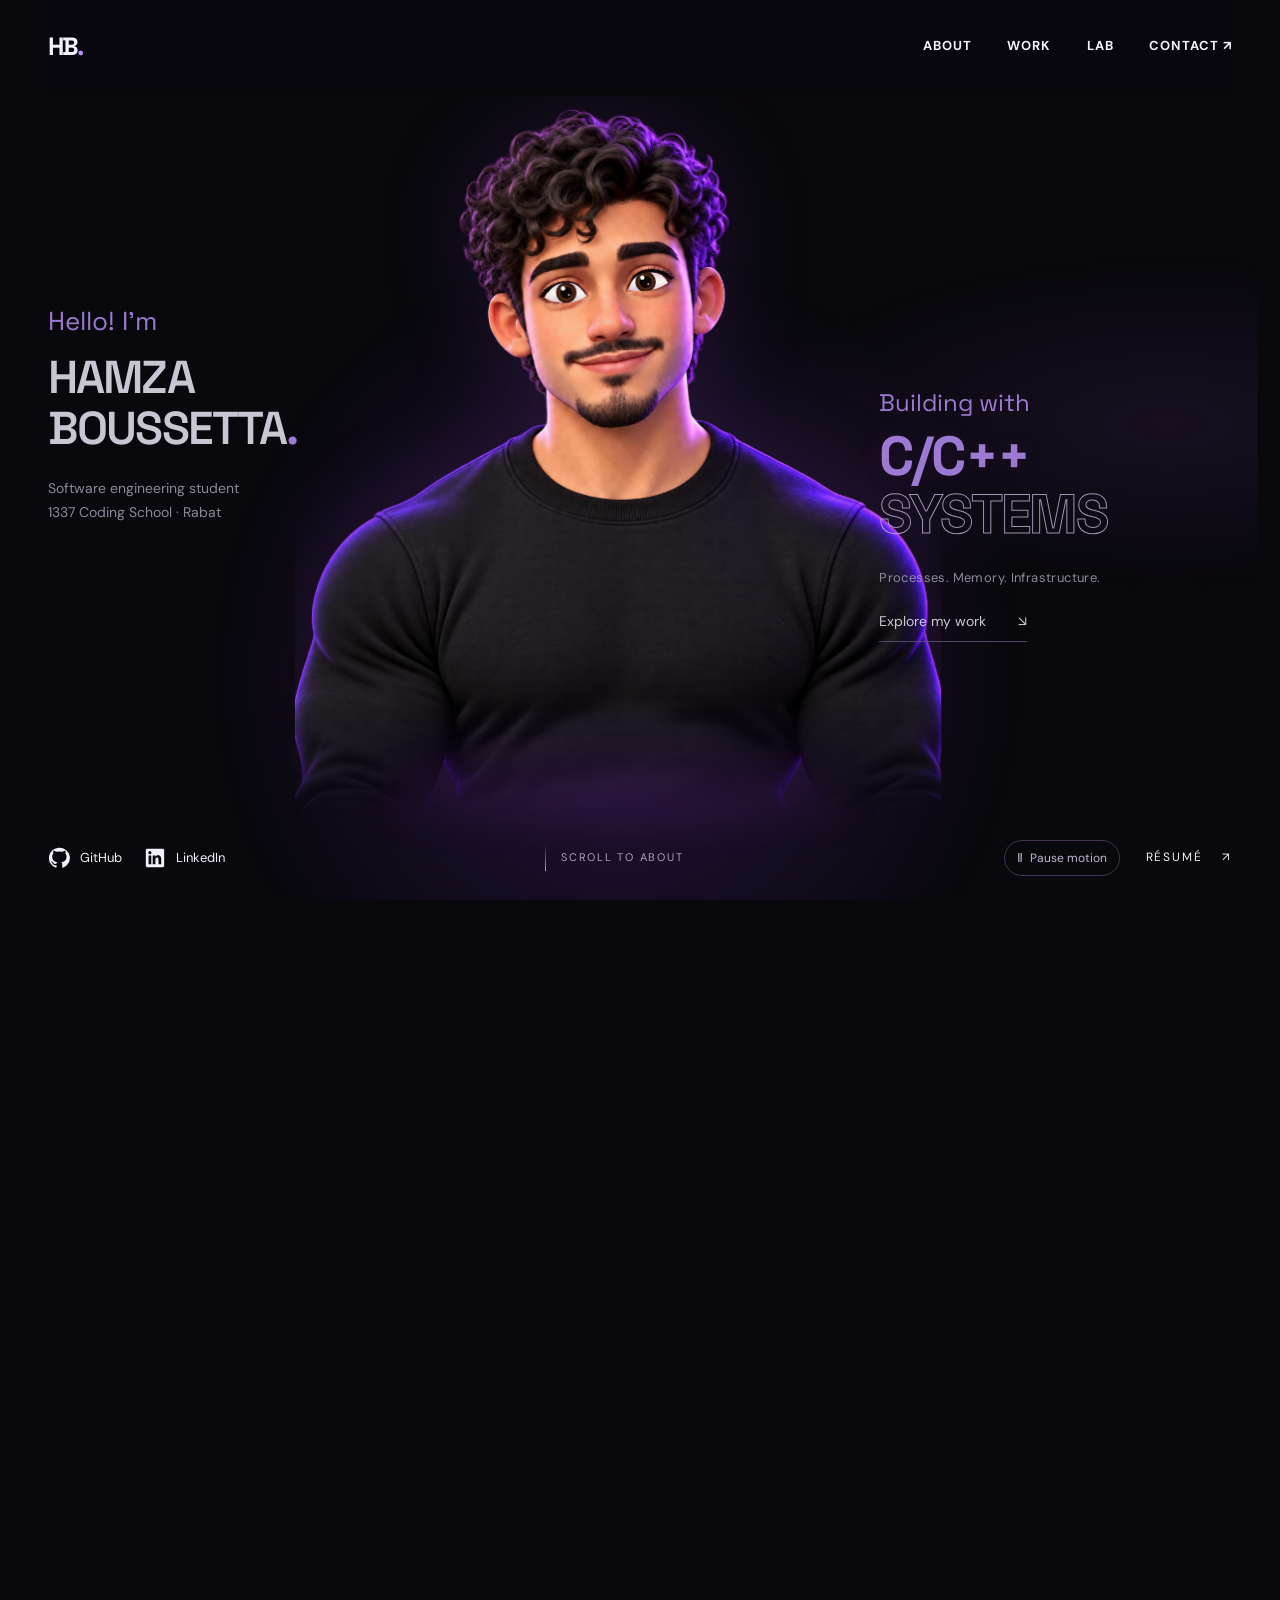
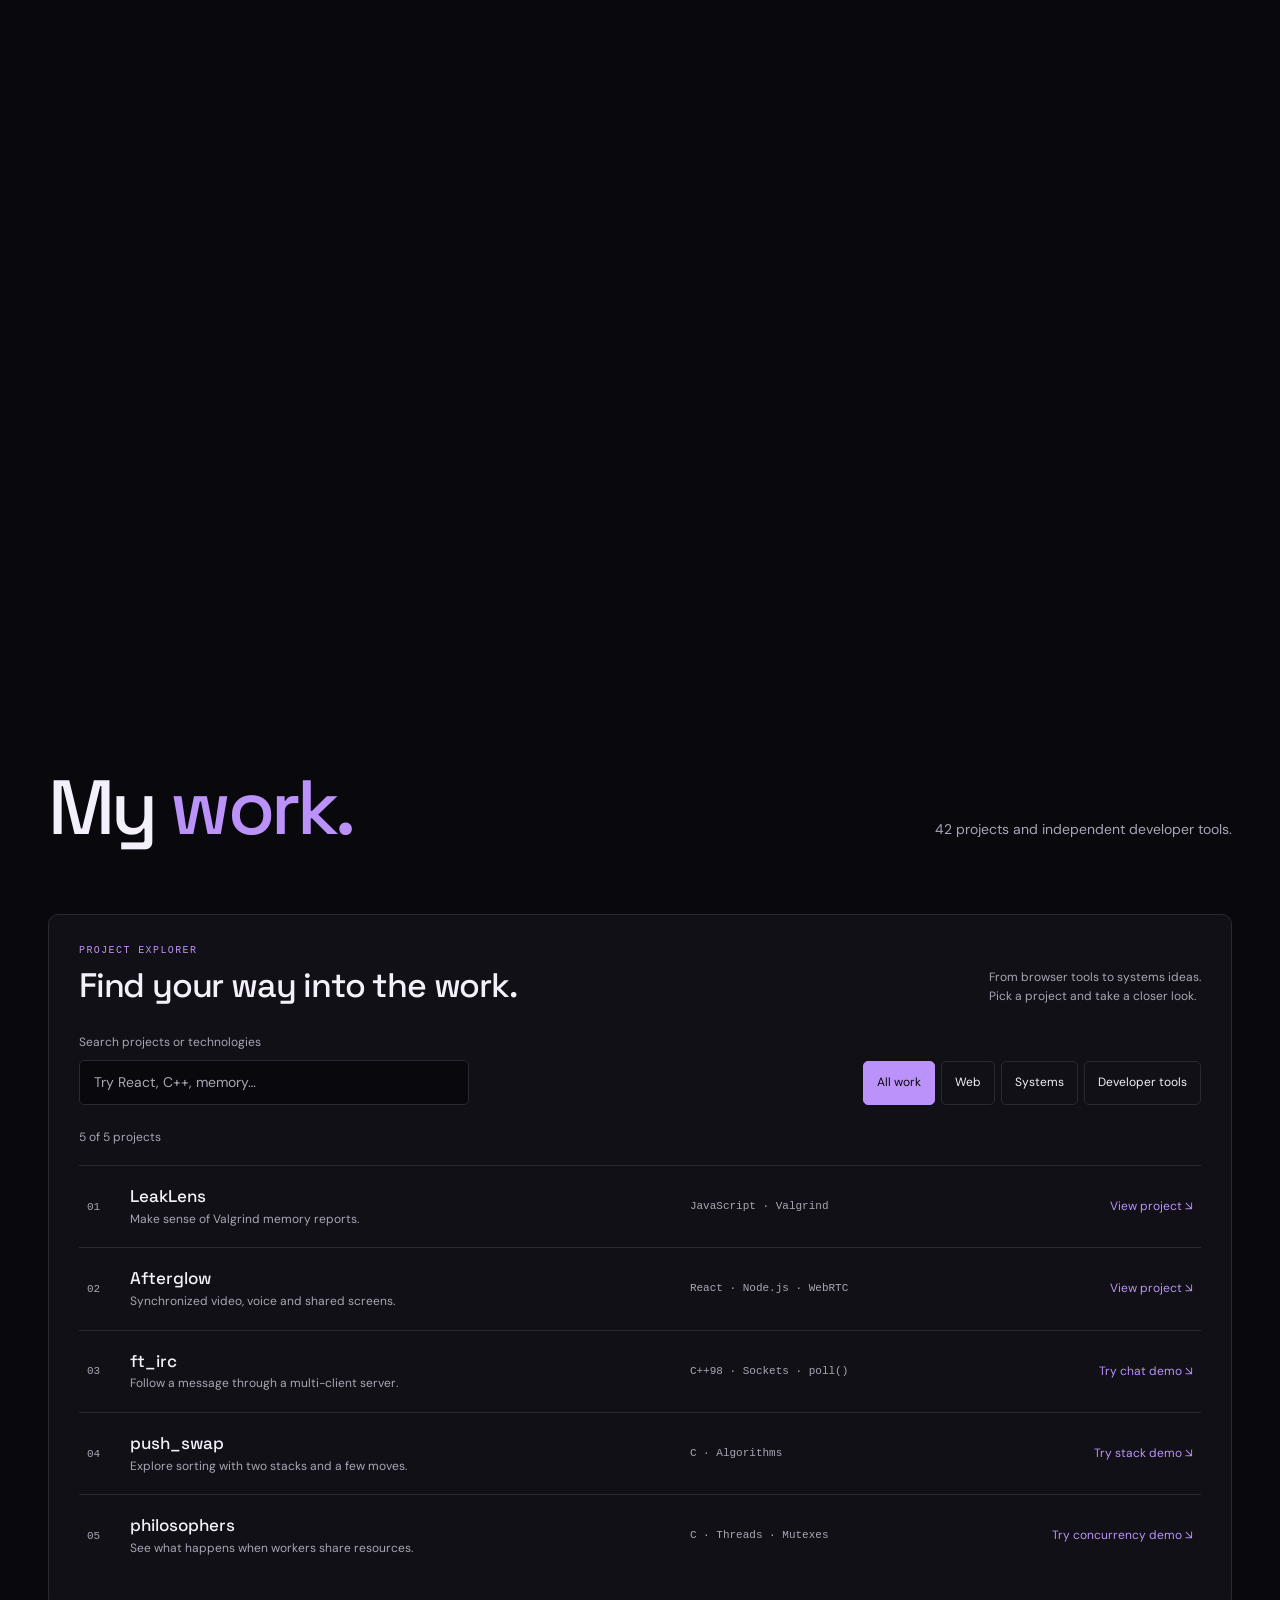
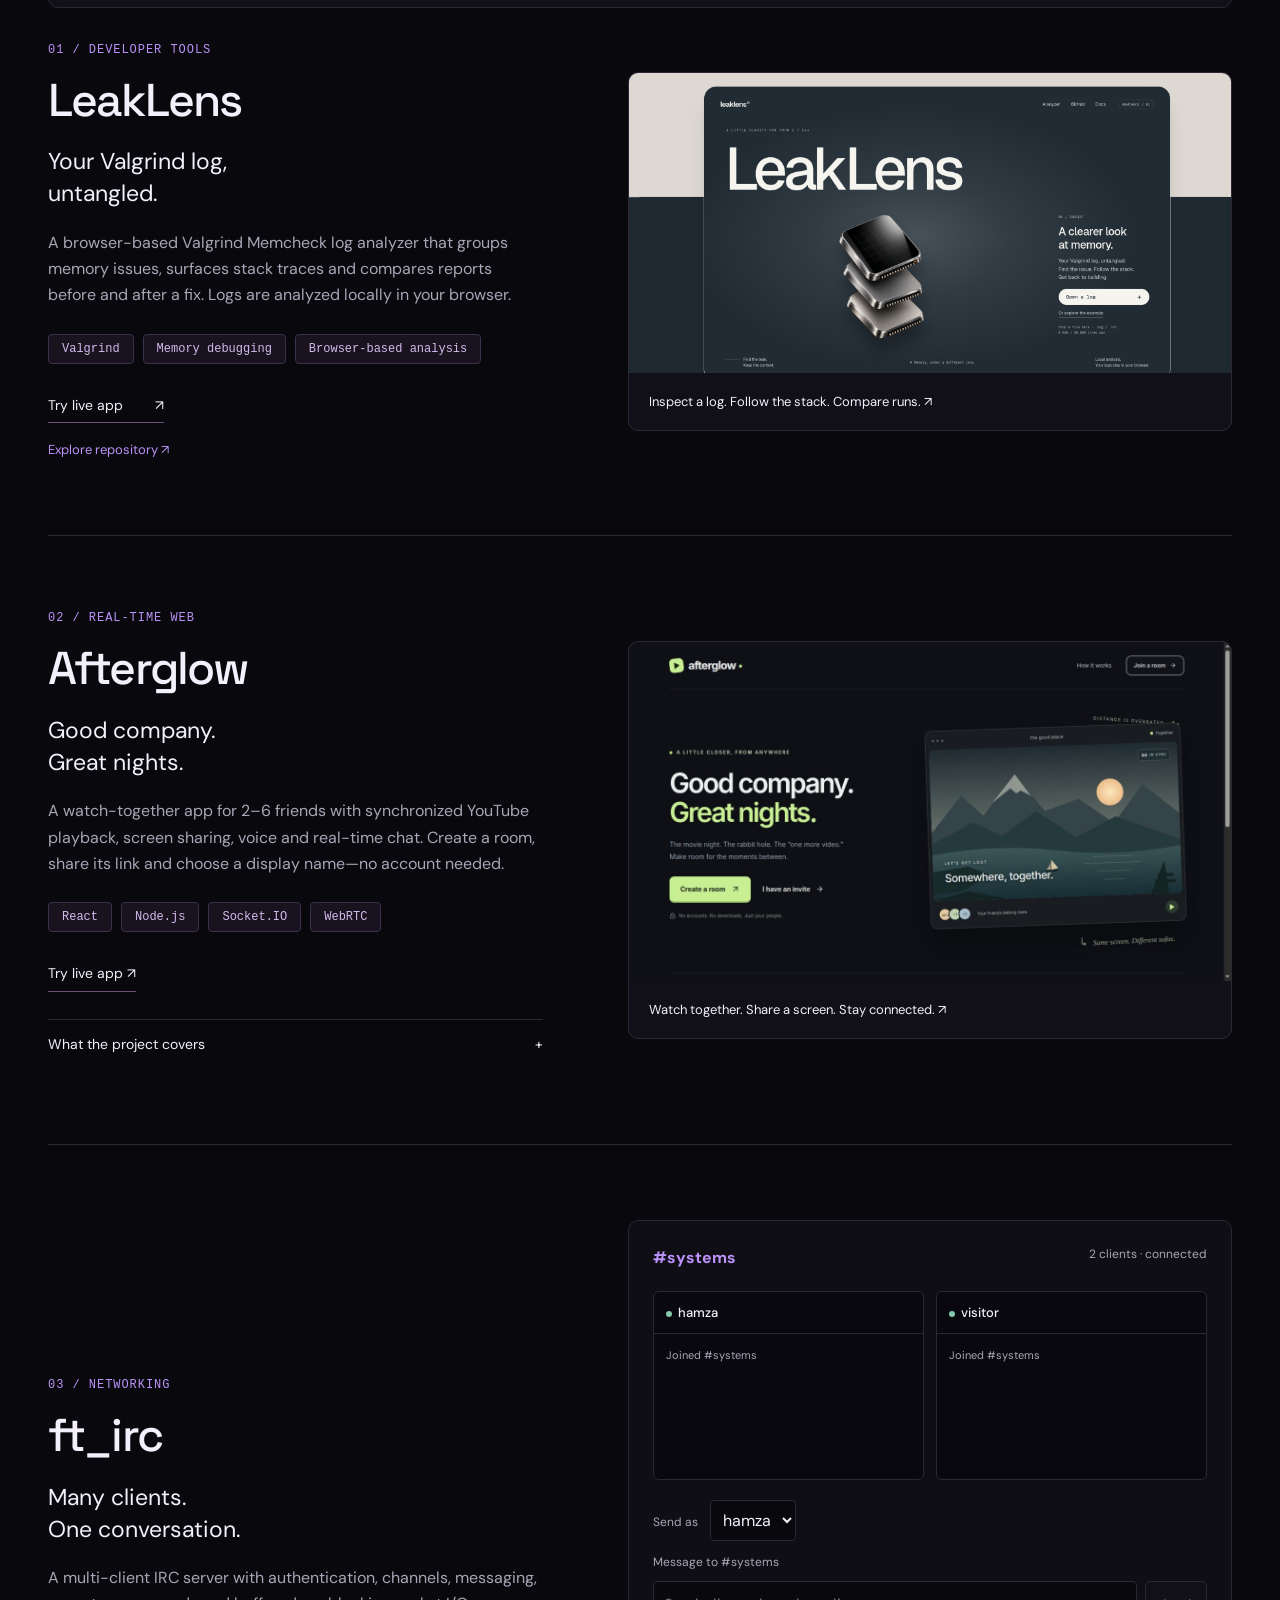
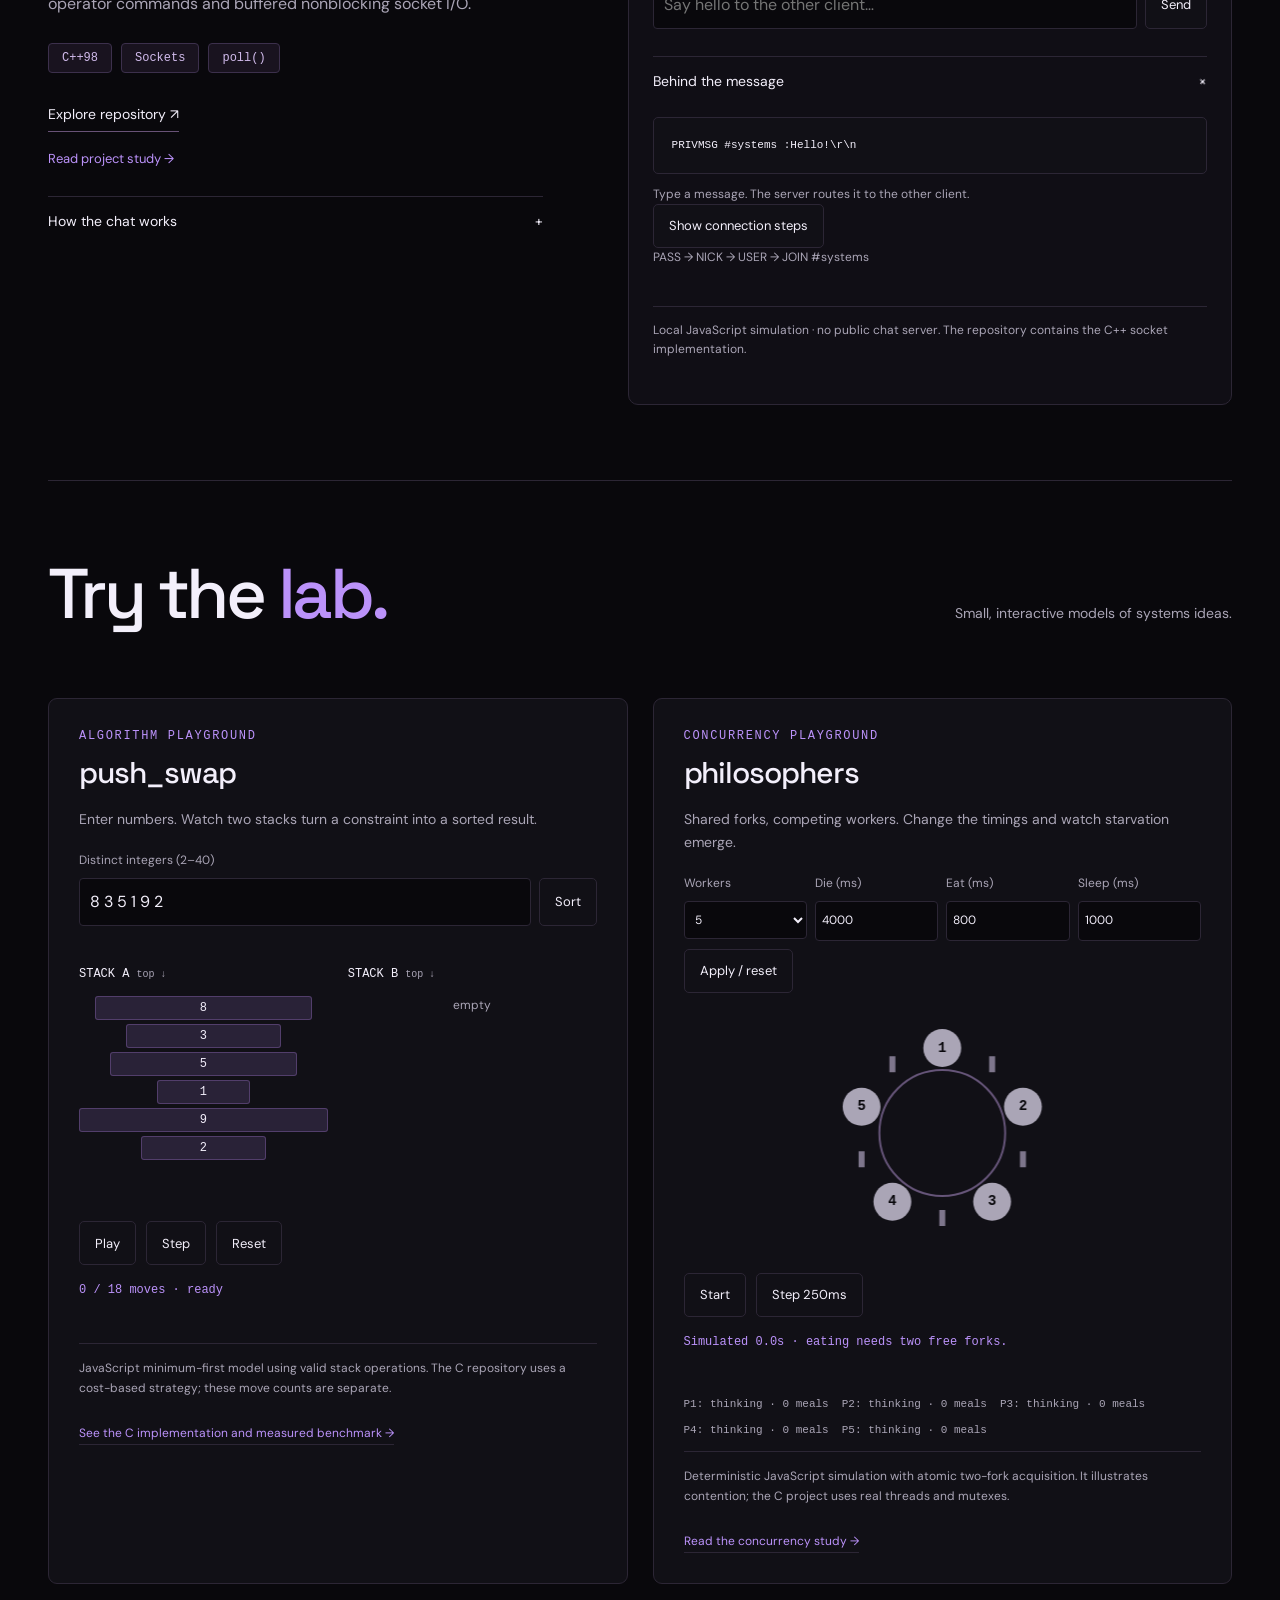
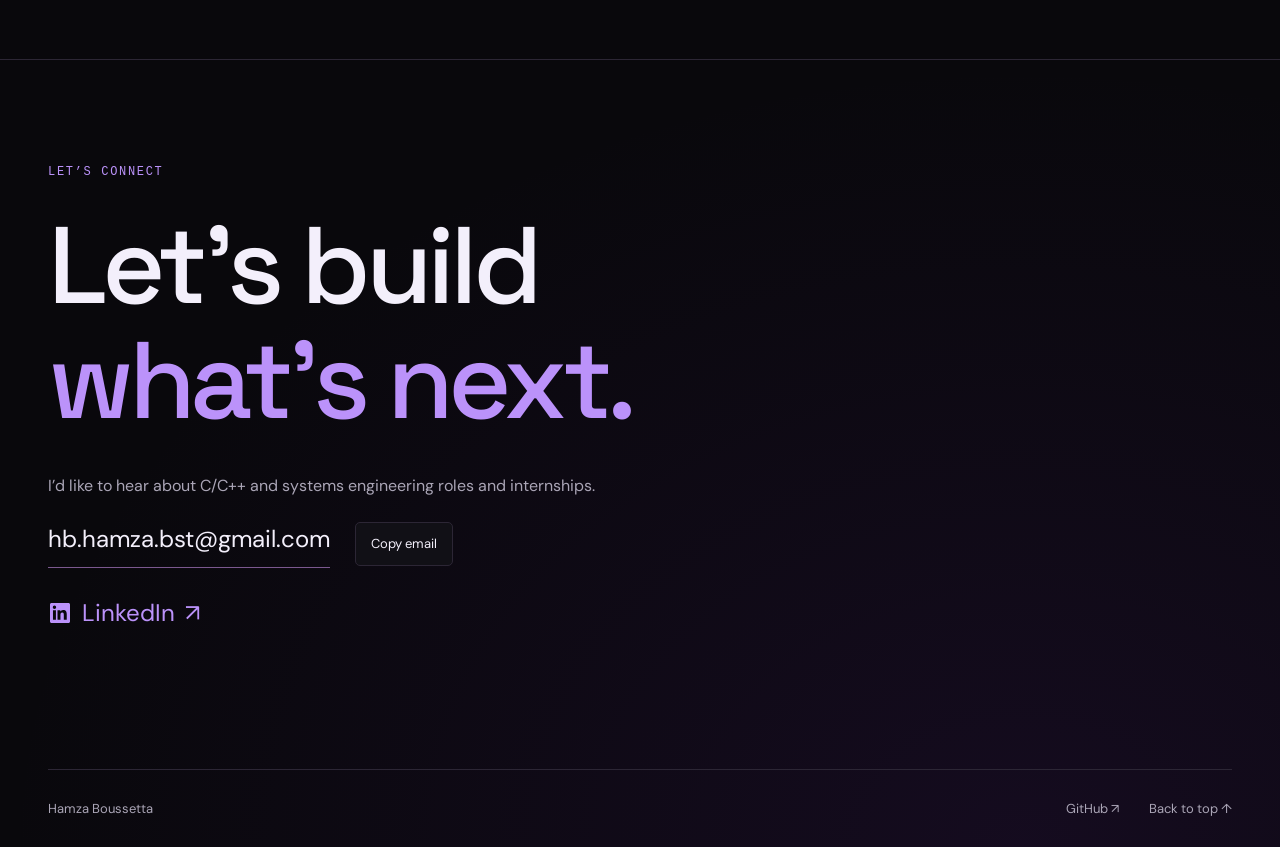
<file: index.html>
<!doctype html>
<html lang="en">
  <head>
    <meta charset="utf-8" />
    <meta name="viewport" content="width=device-width, initial-scale=1" />
    <title>Hamza Boussetta — Software Engineering</title>
    <meta
      name="description"
      content="Hamza Boussetta, software engineering student at 1337 Coding School. Selected work in C, Unix systems and Docker."
    />

    <link rel="stylesheet" href="styles.css" />
    <script src="content.js" defer></script>
    <script src="eye-tracking.js" defer></script>
    <script src="script.js" defer></script>
    <link rel="stylesheet" href="intro-story.css" />
    <script src="intro-story.js" defer></script>

    <link rel="canonical" href="https://hamzabsst.me/" />
    <meta property="og:type" content="website" />
    <meta property="og:title" content="Hamza Boussetta — C/C++ & Systems" />
    <meta
      property="og:description"
      content="Explore my systems projects and interactive demos."
    />
    <meta property="og:url" content="https://hamzabsst.me/" />
    <meta
      property="og:image"
      content="https://hamzabsst.me/assets/social-preview.png"
    />
    <meta property="og:image:width" content="1200" />
    <meta property="og:image:height" content="630" />
    <meta
      property="og:image:alt"
      content="Hamza Boussetta. C/C++, Unix systems and infrastructure."
    />
    <meta name="twitter:card" content="summary_large_image" />
    <link rel="icon" href="assets/favicon.svg" type="image/svg+xml" />

    <link rel="stylesheet" href="features.css" />
    <link rel="stylesheet" href="project-explorer.css" />
    <script type="module" src="js/project-explorer.js"></script>
    <script type="module" src="js/features.js"></script>
  </head>
  <body>
    <a class="skip" href="#main">Skip to content</a>
    <header class="wrap navigation">
      <a class="wordmark" href="#main" aria-label="Hamza Boussetta home"
        >HB<span>.</span></a
      >
      <nav aria-label="Main navigation">
        <a href="#about">About</a><a href="#work">Work</a
        ><a href="#lab">Lab</a><a href="#contact">Contact <span aria-hidden="true">↗</span></a>
      </nav>
    </header>

    <main id="main">
      <div class="intro-story">
        <section class="hero" aria-labelledby="hero-title">
          <div class="hero-glow" aria-hidden="true"></div>
          <div class="hero-layout wrap">
            <div class="hero-intro">
              <p class="hello">Hello! I’m</p>
              <h1 id="hero-title">HAMZA<br />BOUSSETTA<span>.</span></h1>
              <p class="intro-meta">
                Software engineering student<br />1337 Coding School · Rabat
              </p>
            </div>
            <figure class="hero-character">
              <svg
                class="character-art"
                viewBox="0 0 1199 1312"
                preserveAspectRatio="xMidYMax meet"
                aria-hidden="true"
              >
                <defs>
                  <clipPath id="eye-left">
                    <path
                      d="M462 353 Q478 325 503 325 Q526 323 540 351 Q502 374 462 353Z"
                    />
                  </clipPath>
                  <clipPath id="eye-right">
                    <path
                      d="M618 338 Q628 309 650 307 Q680 302 692 326 Q657 349 618 338Z"
                    />
                  </clipPath>
                  <radialGradient id="iris-brown">
                    <stop stop-color="#713318" />
                    <stop offset=".7" stop-color="#512412" />
                    <stop offset="1" stop-color="#24160f" />
                  </radialGradient>
                  <linearGradient id="eye-white" x2="0" y2="1">
                    <stop stop-color="#d6c6d1" />
                    <stop offset=".5" stop-color="#fff8f5" />
                    <stop offset="1" stop-color="#ddcad8" />
                  </linearGradient>
                </defs>
                <image
                  href="assets/developer-goatee.png"
                  width="1199"
                  height="1312"
                />
                <g clip-path="url(#eye-left)">
                  <path
                    fill="url(#eye-white)"
                    d="M462 353 Q478 325 503 325 Q526 323 540 351 Q502 374 462 353Z"
                  />
                  <g
                    data-eye-pupil
                    data-eye-x="503"
                    data-eye-y="344"
                    data-eye-radius="6"
                    transform="translate(503 344)"
                  >
                    <circle r="19" fill="url(#iris-brown)" />
                    <circle r="11" fill="#080605" />
                    <circle cx="-6" cy="-8" r="4" fill="#fff" />
                    <circle cx="5" cy="4" r="1.7" fill="#e3cac0" />
                  </g>
                </g>
                <g clip-path="url(#eye-right)">
                  <path
                    fill="url(#eye-white)"
                    d="M618 338 Q628 309 650 307 Q680 302 692 326 Q657 349 618 338Z"
                  />
                  <g
                    data-eye-pupil
                    data-eye-x="650"
                    data-eye-y="324"
                    data-eye-radius="6"
                    transform="translate(650 324)"
                  >
                    <circle r="19" fill="url(#iris-brown)" />
                    <circle r="11" fill="#080605" />
                    <circle cx="-6" cy="-8" r="4" fill="#fff" />
                    <circle cx="5" cy="4" r="1.7" fill="#e3cac0" />
                  </g>
                </g>
              </svg>
              <div class="character-floor" aria-hidden="true"></div>
            </figure>
            <div class="hero-role">
              <p>Building with</p>
              <div class="role-lines">
                <span>C/C++</span><span class="outline">SYSTEMS</span>
              </div>
              <p class="role-caption">Processes. Memory. Infrastructure.</p>
              <a class="hero-cta" href="#work"
                >Explore my work <span aria-hidden="true">↘</span></a
              >
            </div>
          </div>
          <div class="hero-bottom wrap">
            <div class="hero-socials" aria-label="Social profiles">
              <a
                class="social-link"
                aria-label="GitHub profile"
                href="https://github.com/hamzabsst"
                target="_blank"
                rel="noopener noreferrer"
                ><svg aria-hidden="true" viewBox="0 0 24 24">
                  <path
                    fill="currentColor"
                    d="M12 .9a11.1 11.1 0 0 0-3.5 21.6c.6.1.8-.2.8-.6v-2.1c-3.4.7-4.1-1.4-4.1-1.4-.6-1.4-1.4-1.8-1.4-1.8-1.1-.8.1-.8.1-.8 1.2.1 1.9 1.3 1.9 1.3 1.1 1.9 2.8 1.3 3.5 1 .1-.8.4-1.3.8-1.6-2.7-.3-5.5-1.4-5.5-6.1 0-1.3.5-2.4 1.2-3.2-.1-.3-.5-1.6.1-3.2 0 0 1-.3 3.4 1.2a11.7 11.7 0 0 1 6.2 0c2.4-1.5 3.4-1.2 3.4-1.2.6 1.6.2 2.9.1 3.2.7.8 1.2 1.9 1.2 3.2 0 4.7-2.8 5.8-5.5 6.1.4.4.8 1.1.8 2.2v3.2c0 .4.2.7.8.6A11.1 11.1 0 0 0 12 .9Z"
                  /></svg
                ><span>GitHub</span></a
              ><a
                class="social-link"
                href="https://www.linkedin.com/in/hamzabsst/"
                target="_blank"
                rel="noopener noreferrer"
                aria-label="LinkedIn profile"
                ><svg aria-hidden="true" viewBox="0 0 24 24">
                  <path
                    fill="currentColor"
                    d="M20.45 2H3.55C2.69 2 2 2.68 2 3.52v16.96C2 21.32 2.69 22 3.55 22h16.9c.86 0 1.55-.68 1.55-1.52V3.52C22 2.68 21.31 2 20.45 2ZM7.93 18.75H4.98V9.2h2.95v9.55ZM6.46 7.9a1.71 1.71 0 1 1 0-3.42 1.71 1.71 0 0 1 0 3.42Zm12.29 10.85H15.8V14.1c0-1.11-.02-2.54-1.55-2.54-1.55 0-1.79 1.21-1.79 2.46v4.73H9.51V9.2h2.83v1.3h.04c.39-.74 1.36-1.53 2.79-1.53 2.98 0 3.58 1.96 3.58 4.5v5.28Z"
                  /></svg
                ><span>LinkedIn</span></a
              >
            </div>
            <a class="scroll-cue" href="#about"
              ><span class="scroll-line" aria-hidden="true"></span>SCROLL TO
              EXPLORE</a
            >
            <div class="hero-actions">
              <button
                class="motion-control"
                type="button"
                aria-pressed="false"
                aria-label="Pause animation"
              >
                <span aria-hidden="true">Ⅱ</span
                ><span class="motion-label">Pause motion</span></button
              ><a
                class="resume-hero"
                data-resume
                target="_blank"
                rel="noopener noreferrer"
                >RÉSUMÉ <span aria-hidden="true">↗</span></a
              >
            </div>
          </div>
        </section>
        <section class="wrap about" id="about" aria-labelledby="about-title">
          <div class="about-portrait" aria-hidden="true">
            <img
              src="assets/developer-goatee.png"
              width="1199"
              height="1312"
              alt=""
              loading="lazy"
            />
          </div>
          <div class="about-heading">
            <div class="eyebrow">ABOUT ME</div>
            <h2 id="about-title">
              A mathematical foundation.<br /><em>A practical approach.</em>
            </h2>
          </div>
          <div class="about-content">
            <p>
              My background connects mathematics and computer science with
              hands-on software development. At 1337, I learn through projects,
              peer review and collaborative work.
            </p>
            <p>
              I’ve worked on parsing, processes, memory management and
              containerized services. I’m looking for opportunities to apply
              that foundation, keep learning and contribute to a team.
            </p>
            <div class="education">
              <div>
                <span>2024 — present</span>
                <h3>1337 Coding School · UM6P</h3>
                <p>Software Engineering Program</p>
              </div>
              <div>
                <span>2021 — 2024</span>
                <h3>ENS, Tetouan</h3>
                <p>Degree in Mathematics and Computer Science</p>
              </div>
            </div>
            <div class="toolbox">
              <h3>Tools I work with</h3>
              <p>C · C++ · Python · Docker · Git · Valgrind</p>
              <p class="languages">Arabic · English · French</p>
            </div>
            <a
              class="text-link"
              id="resume-link"
              target="_blank"
              rel="noopener noreferrer"
              >View résumé <span aria-hidden="true">↗</span></a
            >
          </div>
        </section>
      </div>
      <section class="work-section" id="work" aria-labelledby="work-title">
        <div class="wrap">
          <div class="section-head">
            <h2 id="work-title">My <em>work.</em></h2>
            <p>42 projects and independent developer tools.</p>
          </div>
          <section class="project-explorer" aria-labelledby="explorer-title" data-project-explorer>
            <div class="explorer-heading">
              <div>
                <p class="eyebrow">PROJECT EXPLORER</p>
                <h3 id="explorer-title">Find your way into the work.</h3>
              </div>
              <p>From browser tools to systems ideas.<br />Pick a project and take a closer look.</p>
            </div>
            <div class="explorer-controls" data-explorer-controls hidden>
              <div class="explorer-search">
                <label for="project-search">Search projects or technologies</label>
                <input id="project-search" type="search" placeholder="Try React, C++, memory…" maxlength="100" autocomplete="off" aria-controls="project-results" />
              </div>
              <div class="explorer-filters" role="group" aria-label="Filter projects by topic">
                <button type="button" data-project-filter="all" aria-pressed="true" aria-controls="project-results">All work</button>
                <button type="button" data-project-filter="web" aria-pressed="false" aria-controls="project-results">Web</button>
                <button type="button" data-project-filter="systems" aria-pressed="false" aria-controls="project-results">Systems</button>
                <button type="button" data-project-filter="tools" aria-pressed="false" aria-controls="project-results">Developer tools</button>
              </div>
            </div>
            <div class="explorer-summary">
              <p data-project-count role="status" aria-live="polite" aria-atomic="true">5 projects to explore</p>
              <button type="button" class="explorer-reset" data-project-reset hidden>Clear filters</button>
            </div>
            <ul id="project-results" class="explorer-results" aria-label="Project index">
              <li data-project-entry data-topics="web tools" data-keywords="javascript frontend front-end memcheck debugging local-first browser">
                <a class="explorer-result" href="#leaklens">
                  <span class="explorer-number" aria-hidden="true">01</span>
                  <span class="explorer-project"><strong>LeakLens</strong> <span>Make sense of Valgrind memory reports.</span></span>
                  <span class="explorer-tech">JavaScript · Valgrind</span>
                  <span class="explorer-destination">View project <span aria-hidden="true">↘</span></span>
                </a>
              </li>
              <li data-project-entry data-topics="web" data-keywords="javascript full-stack fullstack frontend backend socket.io webrtc real-time chat screen sharing">
                <a class="explorer-result" href="#afterglow">
                  <span class="explorer-number" aria-hidden="true">02</span>
                  <span class="explorer-project"><strong>Afterglow</strong> <span>Synchronized video, voice and shared screens.</span></span>
                  <span class="explorer-tech">React · Node.js · WebRTC</span>
                  <span class="explorer-destination">View project <span aria-hidden="true">↘</span></span>
                </a>
              </li>
              <li data-project-entry data-topics="systems" data-keywords="cpp c++98 networking nonblocking sockets poll server chat channels">
                <a class="explorer-result" href="#ft_irc">
                  <span class="explorer-number" aria-hidden="true">03</span>
                  <span class="explorer-project"><strong>ft_irc</strong> <span>Follow a message through a multi-client server.</span></span>
                  <span class="explorer-tech">C++98 · Sockets · poll()</span>
                  <span class="explorer-destination">Try chat demo <span aria-hidden="true">↘</span></span>
                </a>
              </li>
              <li data-project-entry data-topics="systems" data-keywords="c algorithms sorting stacks benchmark operations">
                <a class="explorer-result" href="#stack-demo">
                  <span class="explorer-number" aria-hidden="true">04</span>
                  <span class="explorer-project"><strong>push_swap</strong> <span>Explore sorting with two stacks and a few moves.</span></span>
                  <span class="explorer-tech">C · Algorithms</span>
                  <span class="explorer-destination">Try stack demo <span aria-hidden="true">↘</span></span>
                </a>
              </li>
              <li data-project-entry data-topics="systems" data-keywords="c concurrency threads pthreads mutex mutexes synchronization starvation dining philosophers">
                <a class="explorer-result" href="#philosophers-demo">
                  <span class="explorer-number" aria-hidden="true">05</span>
                  <span class="explorer-project"><strong>philosophers</strong> <span>See what happens when workers share resources.</span></span>
                  <span class="explorer-tech">C · Threads · Mutexes</span>
                  <span class="explorer-destination">Try concurrency demo <span aria-hidden="true">↘</span></span>
                </a>
              </li>
            </ul>
            <div class="explorer-empty" data-project-empty hidden>
              <p>No projects match this search.</p>
              <span>Try a technology such as React or C++, or clear the filters to see all five projects.</span>
            </div>
          </section>
          <article class="project" id="leaklens">
            <div class="project-copy">
              <div class="project-index">01 / DEVELOPER TOOLS</div>
              <h3>LeakLens</h3>
              <p class="project-intro">Your Valgrind log,<br />untangled.</p>
              <p id="leaklens-description"></p>
              <ul class="skills" aria-label="LeakLens focus">
                <li>Valgrind</li>
                <li>Memory debugging</li>
                <li>Browser-based analysis</li>
              </ul>
              <a
                class="text-link"
                id="leaklens-link"
                target="_blank"
                rel="noopener noreferrer"
                >Try live app <span aria-hidden="true">↗</span></a
              >
              <a
                class="study-link"
                href="https://github.com/hamzabsst/leaklens"
                target="_blank"
                rel="noopener noreferrer"
                >Explore repository ↗</a
              >
            </div>
            <a
              class="project-preview visual"
              href="https://leaklens-seven.vercel.app/"
              target="_blank"
              rel="noopener noreferrer"
              aria-label="Open LeakLens live analyzer"
            >
              <img
                src="assets/leaklens-preview.png"
                width="1858"
                height="926"
                alt="LeakLens homepage with a layered memory chip and Valgrind log upload"
                loading="lazy"
              />
              <span>Inspect a log. Follow the stack. Compare runs. ↗</span>
            </a>
          </article>
          <article class="project" id="afterglow">
            <div class="project-copy">
              <div class="project-index">02 / REAL-TIME WEB</div>
              <h3>Afterglow</h3>
              <p class="project-intro">Good company.<br />Great nights.</p>
              <p id="afterglow-description"></p>
              <ul class="skills" aria-label="Afterglow technologies">
                <li>React</li>
                <li>Node.js</li>
                <li>Socket.IO</li>
                <li>WebRTC</li>
              </ul>
              <a
                class="text-link"
                id="afterglow-link"
                target="_blank"
                rel="noopener noreferrer"
                >Try live app ↗</a
              >
              <details>
                <summary>
                  What the project covers <span aria-hidden="true">+</span>
                </summary>
                <p>
                  Create a room and invite up to five friends without accounts.
                  Socket.IO synchronizes playback, chat and room state; WebRTC
                  carries voice and shared screens between participants.
                  Reconnection handling and host controls keep the session
                  coordinated.
                </p>
              </details>
            </div>
            <a
              class="project-preview visual"
              href="https://afterglowroom.vercel.app/"
              target="_blank"
              rel="noopener noreferrer"
              aria-label="Open Afterglow watch-together app"
            >
              <img
                src="assets/afterglow-preview.png"
                width="1265"
                height="712"
                alt="Afterglow homepage with Good company, Great nights and a scenic shared-screen illustration"
                loading="lazy"
              />
              <span>Watch together. Share a screen. Stay connected. ↗</span>
            </a>
          </article>
          <article class="project" id="ft_irc">
            <div class="project-copy">
              <div class="project-index">03 / NETWORKING</div>
              <h3>ft_irc</h3>
              <p class="project-intro">Many clients.<br />One conversation.</p>
              <p id="ft_irc-description"></p>
              <ul class="skills" aria-label="ft_irc technologies">
                <li>C++98</li>
                <li>Sockets</li>
                <li>poll()</li>
              </ul>
              <a
                class="text-link"
                id="ft_irc-link"
                target="_blank"
                rel="noopener noreferrer"
                >Explore repository ↗</a
              >
              <a class="study-link" href="projects/ft_irc.html"
                >Read project study →</a
              >
              <details>
                <summary>
                  How the chat works <span aria-hidden="true">+</span>
                </summary>
                <p>
                  Clients authenticate with PASS, NICK and USER, then JOIN a
                  channel. PRIVMSG delivers a message to its other members. A
                  poll() loop handles socket readiness; input and output buffers
                  preserve partial reads and writes.
                </p>
              </details>
            </div>
            <div
              class="irc-demo visual"
              aria-label="Interactive IRC chat simulation"
            >
              <div class="irc-header">
                <strong>#systems</strong> <span>2 clients · connected</span>
              </div>
              <div class="irc-clients">
                <section class="irc-client" aria-label="Hamza chat client">
                  <h4><span class="irc-dot" aria-hidden="true"></span>hamza</h4>
                  <ol
                    class="irc-messages"
                    data-irc-client="hamza"
                    aria-label="Hamza messages"
                  >
                    <li class="irc-notice">Joined #systems</li>
                  </ol>
                </section>
                <section class="irc-client" aria-label="Visitor chat client">
                  <h4>
                    <span class="irc-dot" aria-hidden="true"></span>visitor
                  </h4>
                  <ol
                    class="irc-messages"
                    data-irc-client="visitor"
                    aria-label="Visitor messages"
                  >
                    <li class="irc-notice">Joined #systems</li>
                  </ol>
                </section>
              </div>
              <form id="irc-form">
                <label for="irc-sender">Send as</label>
                <select id="irc-sender">
                  <option value="hamza">hamza</option>
                  <option value="visitor">visitor</option>
                </select>
                <label class="irc-message-label" for="irc-message"
                  >Message to #systems</label
                >
                <div class="input-row">
                  <input
                    id="irc-message"
                    maxlength="160"
                    required
                    placeholder="Say hello to the other client…"
                    autocomplete="off"
                  />
                  <button class="button" type="submit">Send</button>
                </div>
              </form>
              <details class="irc-wire" open>
                <summary>
                  Behind the message <span aria-hidden="true">+</span>
                </summary>
                <pre><code data-irc-wire>PRIVMSG #systems :Hello!\r\n</code></pre>
                <p data-irc-status role="status">
                  Type a message. The server routes it to the other client.
                </p>
              </details>
              <button class="button" type="button" data-irc-connect>
                Show connection steps
              </button>
              <p data-irc-connection role="status" class="irc-connection">
                PASS → NICK → USER → JOIN #systems
              </p>
              <p class="irc-caption">
                Local JavaScript simulation · no public chat server. The
                repository contains the C++ socket implementation.
              </p>
            </div>
          </article>
        </div>
      </section>

      <section class="lab-section wrap" id="lab" aria-labelledby="lab-title">
        <div class="section-head">
          <h2 id="lab-title">Try the <em>lab.</em></h2>
          <p>Small, interactive models of systems ideas.</p>
        </div>
        <div class="lab-grid">
          <article class="demo-panel" id="stack-demo">
            <div class="eyebrow">ALGORITHM PLAYGROUND</div>
            <h3>push_swap</h3>
            <p>
              Enter numbers. Watch two stacks turn a constraint into a sorted
              result.
            </p>
            <form id="stack-form">
              <label for="stack-input">Distinct integers (2–40)</label>
              <div class="input-row">
                <input
                  id="stack-input"
                  value="8 3 5 1 9 2"
                  aria-describedby="stack-status"
                  maxlength="500"
                /><button class="button" type="submit">Sort</button>
              </div>
            </form>
            <div class="stack-columns">
              <div>
                <h4>STACK A <span>top ↓</span></h4>
                <div data-stack="a" class="stack-values"></div>
              </div>
              <div>
                <h4>STACK B <span>top ↓</span></h4>
                <div data-stack="b" class="stack-values"></div>
              </div>
            </div>
            <div class="demo-controls">
              <button class="button" type="button" data-stack-play>Play</button
              ><button class="button" type="button" data-stack-step>Step</button
              ><button class="button" type="button" data-stack-reset>
                Reset
              </button>
            </div>
            <p id="stack-status" class="demo-status" role="status"></p>
            <p class="demo-caption">
              JavaScript minimum-first model using valid stack operations. The C
              repository uses a cost-based strategy; these move counts are
              separate.
            </p>
            <a href="projects/push_swap.html"
              >See the C implementation and measured benchmark →</a
            >
          </article>
          <article class="demo-panel" id="philosophers-demo">
            <div class="eyebrow">CONCURRENCY PLAYGROUND</div>
            <h3>philosophers</h3>
            <p>
              Shared forks, competing workers. Change the timings and watch
              starvation emerge.
            </p>
            <form id="philosopher-form" class="philosopher-settings">
              <label
                >Workers<select name="count">
                  <option>2</option>
                  <option>3</option>
                  <option>4</option>
                  <option selected>5</option>
                  <option>6</option>
                  <option>7</option>
                  <option>8</option>
                </select></label
              ><label
                >Die (ms)<input
                  name="die"
                  type="number"
                  min="100"
                  max="10000"
                  step="100"
                  value="4000"
                  required /></label
              ><label
                >Eat (ms)<input
                  name="eat"
                  type="number"
                  min="100"
                  max="10000"
                  step="100"
                  value="800"
                  required /></label
              ><label
                >Sleep (ms)<input
                  name="sleep"
                  type="number"
                  min="100"
                  max="10000"
                  step="100"
                  value="1000"
                  required /></label
              ><button class="button" type="submit">Apply / reset</button>
            </form>
            <canvas
              id="philosopher-canvas"
              aria-label="Philosophers seated around a table with shared forks"
              aria-describedby="philosopher-status philosopher-states"
              role="img"
              width="400"
              height="280"
            ></canvas>
            <div class="demo-controls">
              <button class="button" type="button" data-philosopher-play>
                Start</button
              ><button class="button" type="button" data-philosopher-step>
                Step 250ms
              </button>
            </div>
            <p id="philosopher-status" class="demo-status" role="status"></p>
            <ul
              id="philosopher-states"
              data-philosopher-states
              class="philosopher-states"
            ></ul>
            <p class="demo-caption">
              Deterministic JavaScript simulation with atomic two-fork
              acquisition. It illustrates contention; the C project uses real
              threads and mutexes.
            </p>
            <a href="projects/philosophers.html"
              >Read the concurrency study →</a
            >
          </article>
        </div>
      </section>

      <section class="contact" id="contact" aria-labelledby="contact-title">
        <div class="wrap">
          <div class="eyebrow">LET’S CONNECT</div>
          <h2 id="contact-title">Let’s build<br /><em>what’s next.</em></h2>
          <p>
            I’d like to hear about C/C++ and systems engineering roles and
            internships.
          </p>
          <div class="email-actions">
            <a class="email" id="email-link"></a
            ><button class="button" type="button" data-copy-email>
              Copy email
            </button>
          </div>
          <a
            class="contact-linkedin"
            href="https://www.linkedin.com/in/hamzabsst/"
            target="_blank"
            rel="noopener noreferrer"
            ><svg aria-hidden="true" viewBox="0 0 24 24">
              <path
                fill="currentColor"
                d="M20.45 2H3.55C2.69 2 2 2.68 2 3.52v16.96C2 21.32 2.69 22 3.55 22h16.9c.86 0 1.55-.68 1.55-1.52V3.52C22 2.68 21.31 2 20.45 2ZM7.93 18.75H4.98V9.2h2.95v9.55ZM6.46 7.9a1.71 1.71 0 1 1 0-3.42 1.71 1.71 0 0 1 0 3.42Zm12.29 10.85H15.8V14.1c0-1.11-.02-2.54-1.55-2.54-1.55 0-1.79 1.21-1.79 2.46v4.73H9.51V9.2h2.83v1.3h.04c.39-.74 1.36-1.53 2.79-1.53 2.98 0 3.58 1.96 3.58 4.5v5.28Z"
              /></svg
            ><span>LinkedIn</span><span aria-hidden="true">↗</span></a
          >
          <p
            id="site-status"
            class="site-status"
            role="status"
            aria-live="polite"
          ></p>
          <footer>
            <span>Hamza Boussetta</span
            ><a
              href="https://github.com/hamzabsst"
              target="_blank"
              rel="noopener noreferrer"
              >GitHub ↗</a
            ><a href="#main">Back to top ↑</a>
          </footer>
        </div>
      </section>
    </main>
  </body>
</html>
</file>
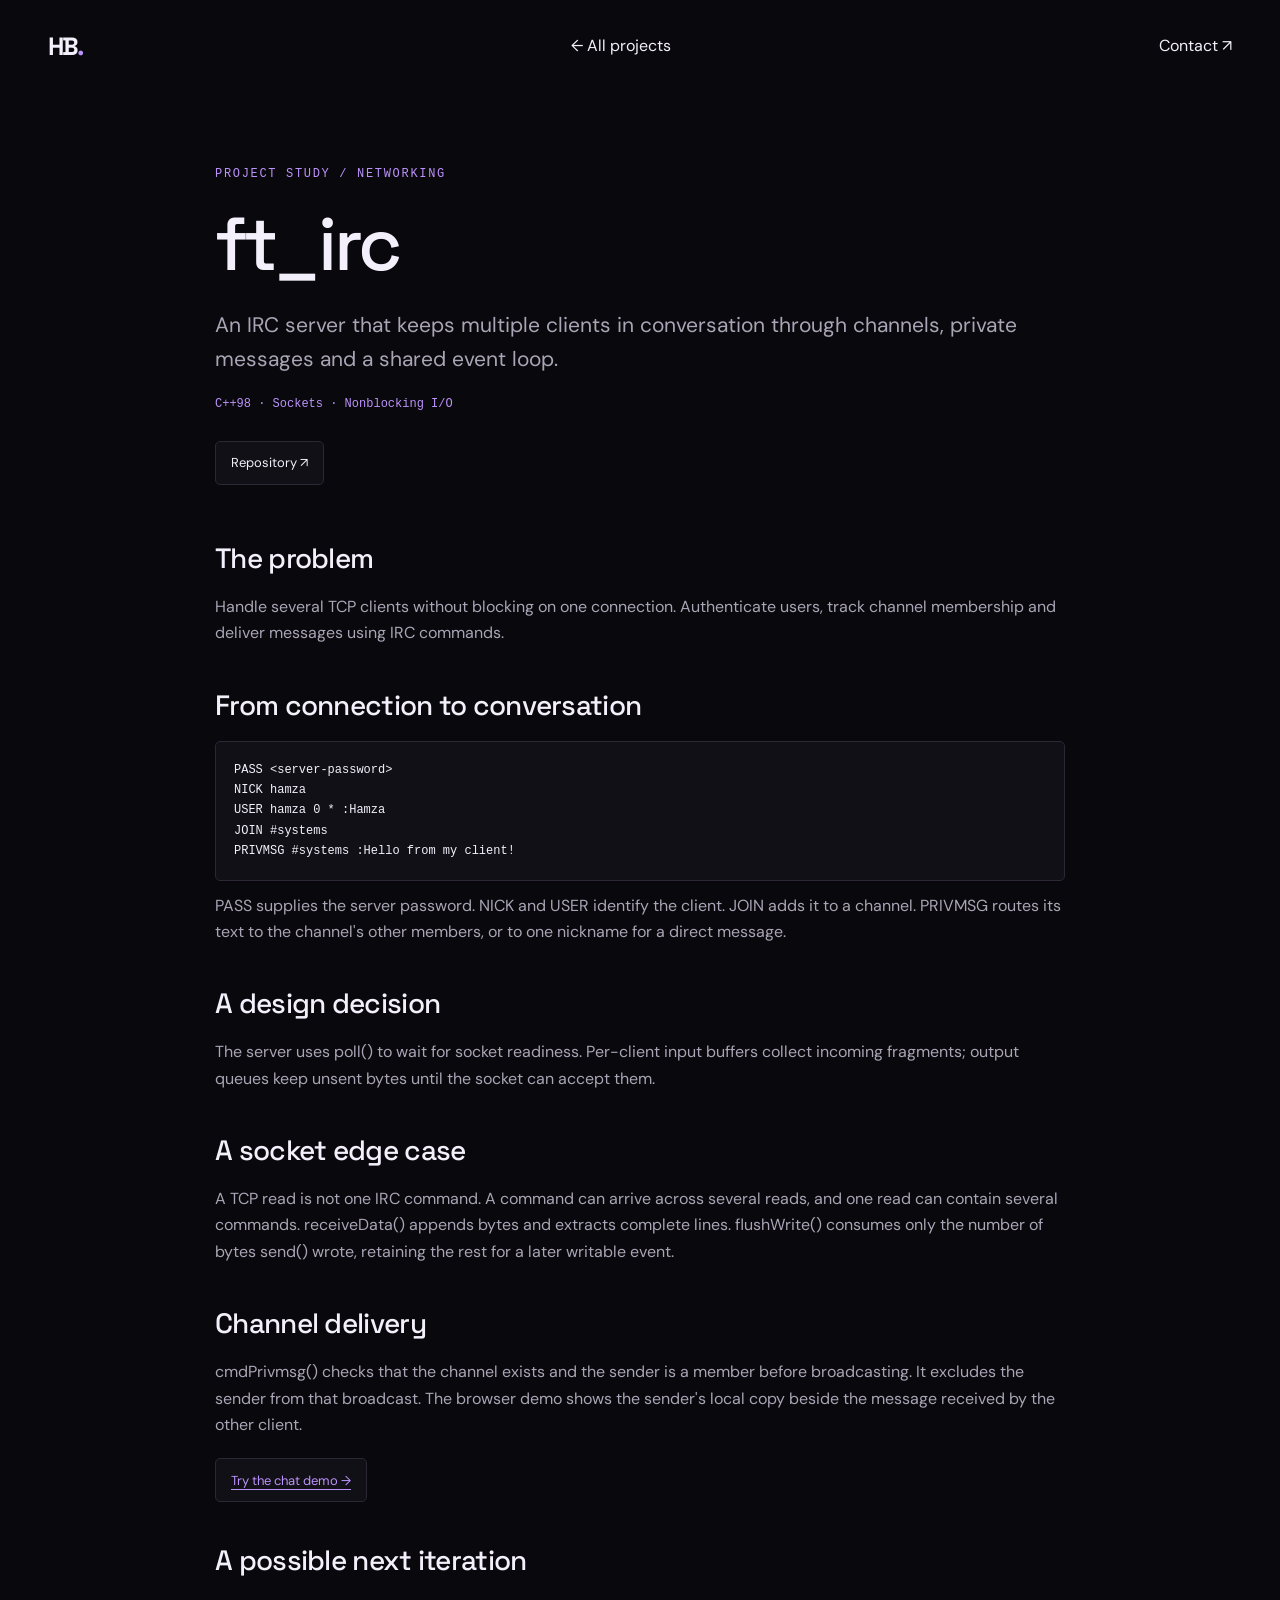
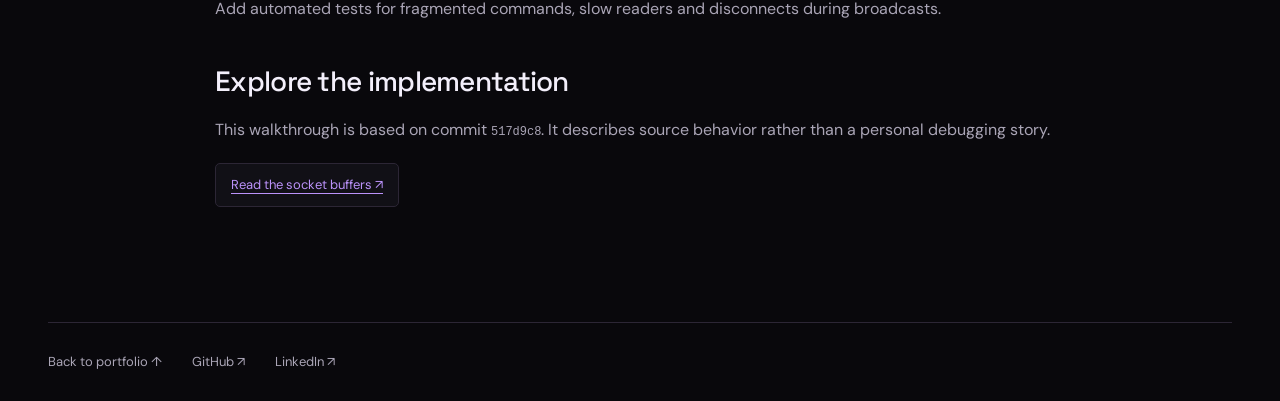
<file: projects/ft_irc.html>
<!doctype html>
<html lang="en">
  <head>
    <meta charset="utf-8" />
    <meta name="viewport" content="width=device-width, initial-scale=1" />
    <title>ft_irc — Hamza Boussetta</title>
    <meta
      name="description"
      content="A multi-client IRC server in C++98 with channels, messaging and buffered nonblocking socket I/O."
    />
    <link rel="canonical" href="https://hamzabsst.me/projects/ft_irc.html" />
    <meta property="og:title" content="ft_irc — Hamza Boussetta" />
    <meta
      property="og:description"
      content="A multi-client IRC server in C++98 with channels, messaging and buffered nonblocking socket I/O."
    />
    <meta property="og:type" content="article" />
    <meta
      property="og:url"
      content="https://hamzabsst.me/projects/ft_irc.html"
    />
    <meta
      property="og:image"
      content="https://hamzabsst.me/assets/social-preview.png"
    />
    <meta name="twitter:card" content="summary_large_image" />
    <link rel="icon" href="../assets/favicon.svg" />
    <link rel="stylesheet" href="../styles.css" />
    <link rel="stylesheet" href="../features.css" />
  </head>
  <body>
    <a class="skip" href="#article">Skip to content</a>
    <header class="wrap navigation">
      <a class="wordmark" href="../index.html" aria-label="Hamza Boussetta home"
        >HB<span>.</span></a
      ><a href="../index.html#work">← All projects</a
      ><a href="../index.html#contact">Contact ↗</a>
    </header>
    <main class="article-layout wrap" id="article">
      <div class="eyebrow">PROJECT STUDY / NETWORKING</div>
      <h1>ft_irc</h1>
      <p class="article-lead">
        An IRC server that keeps multiple clients in conversation through
        channels, private messages and a shared event loop.
      </p>
      <p class="card-tech">C++98 · Sockets · Nonblocking I/O</p>
      <div class="article-actions">
        <a
          class="button"
          href="https://github.com/hamzabsst/ft_irc"
          target="_blank"
          rel="noopener noreferrer"
          >Repository ↗</a
        >
      </div>
      <section>
        <h2>The problem</h2>
        <p>
          Handle several TCP clients without blocking on one connection.
          Authenticate users, track channel membership and deliver messages
          using IRC commands.
        </p>
      </section>
      <section>
        <h2>From connection to conversation</h2>
        <pre><code>PASS &lt;server-password&gt;
NICK hamza
USER hamza 0 * :Hamza
JOIN #systems
PRIVMSG #systems :Hello from my client!</code></pre>
        <p>
          PASS supplies the server password. NICK and USER identify the client.
          JOIN adds it to a channel. PRIVMSG routes its text to the channel's
          other members, or to one nickname for a direct message.
        </p>
      </section>
      <section>
        <h2>A design decision</h2>
        <p>
          The server uses poll() to wait for socket readiness. Per-client input
          buffers collect incoming fragments; output queues keep unsent bytes
          until the socket can accept them.
        </p>
      </section>
      <section>
        <h2>A socket edge case</h2>
        <p>
          A TCP read is not one IRC command. A command can arrive across several
          reads, and one read can contain several commands. receiveData()
          appends bytes and extracts complete lines. flushWrite() consumes only
          the number of bytes send() wrote, retaining the rest for a later
          writable event.
        </p>
      </section>
      <section>
        <h2>Channel delivery</h2>
        <p>
          cmdPrivmsg() checks that the channel exists and the sender is a member
          before broadcasting. It excludes the sender from that broadcast. The
          browser demo shows the sender's local copy beside the message received
          by the other client.
        </p>
        <a class="button" href="../index.html#ft_irc">Try the chat demo →</a>
      </section>
      <section>
        <h2>A possible next iteration</h2>
        <p>
          Add automated tests for fragmented commands, slow readers and
          disconnects during broadcasts.
        </p>
      </section>
      <section>
        <h2>Explore the implementation</h2>
        <p>
          This walkthrough is based on commit <code>517d9c8</code>. It describes
          source behavior rather than a personal debugging story.
        </p>
        <a
          class="button"
          target="_blank"
          rel="noopener noreferrer"
          href="https://github.com/hamzabsst/ft_irc/blob/517d9c83624fa33947792608e465a4fc9cc4e620/src/server/SocketIO.cpp"
          >Read the socket buffers ↗</a
        >
      </section>
    </main>
    <footer class="wrap">
      <a href="../index.html">Back to portfolio ↑</a
      ><a
        href="https://github.com/hamzabsst"
        target="_blank"
        rel="noopener noreferrer"
        >GitHub ↗</a
      ><a
        href="https://www.linkedin.com/in/hamzabsst/"
        target="_blank"
        rel="noopener noreferrer"
        >LinkedIn ↗</a
      >
    </footer>
  </body>
</html>
</file>
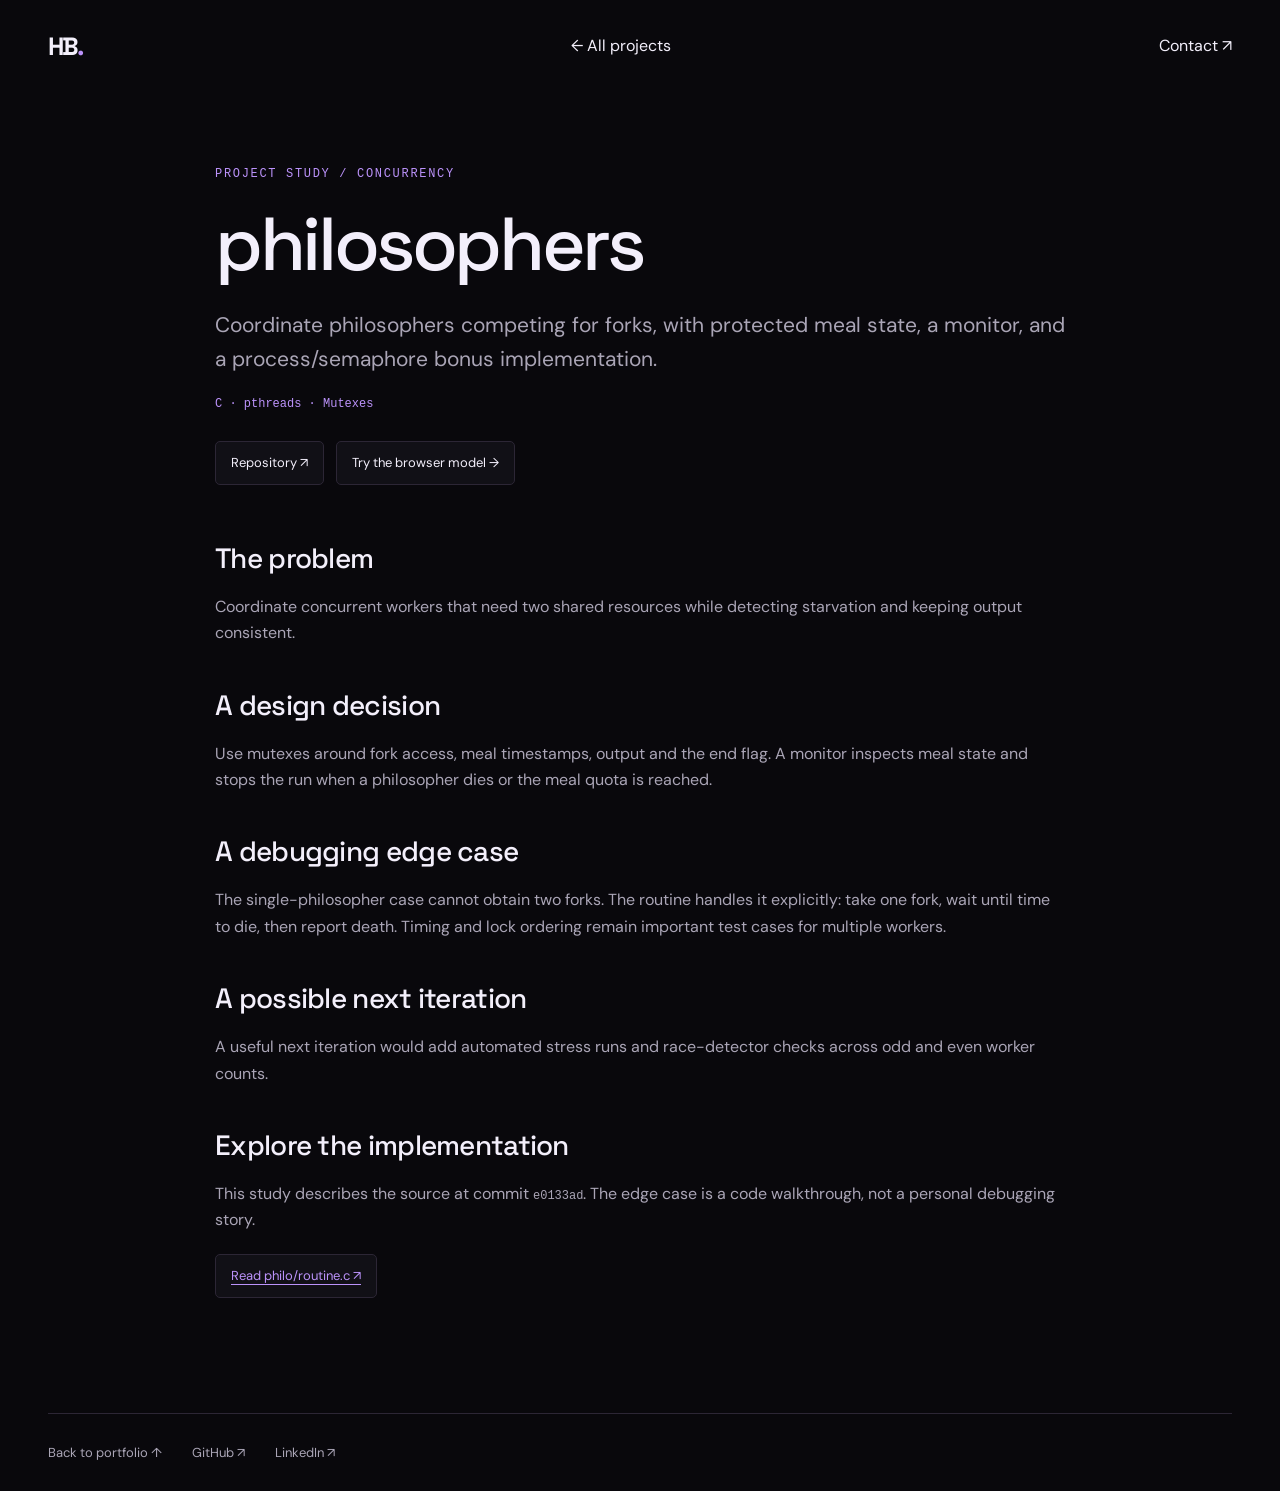
<file: projects/philosophers.html>
<!doctype html>
<html lang="en">
  <head>
    <meta charset="utf-8" />
    <meta name="viewport" content="width=device-width, initial-scale=1" />
    <title>philosophers — Hamza Boussetta</title>
    <meta
      name="description"
      content="Coordinate philosophers competing for forks, with protected meal state, a monitor, and a process/semaphore bonus implementation."
    />
    <link
      rel="canonical"
      href="https://hamzabsst.me/projects/philosophers.html"
    />
    <meta property="og:title" content="philosophers — Hamza Boussetta" />
    <meta
      property="og:description"
      content="Coordinate philosophers competing for forks, with protected meal state, a monitor, and a process/semaphore bonus implementation."
    />
    <meta property="og:type" content="article" />
    <meta
      property="og:url"
      content="https://hamzabsst.me/projects/philosophers.html"
    />
    <meta
      property="og:image"
      content="https://hamzabsst.me/assets/social-preview.png"
    />
    <meta name="twitter:card" content="summary_large_image" />
    <link rel="icon" href="../assets/favicon.svg" />
    <link rel="stylesheet" href="../styles.css" />
    <link rel="stylesheet" href="../features.css" />
  </head>
  <body>
    <a class="skip" href="#article">Skip to content</a>
    <header class="wrap navigation">
      <a class="wordmark" href="../index.html" aria-label="Hamza Boussetta home"
        >HB<span>.</span></a
      ><a href="../index.html#work">← All projects</a
      ><a href="../index.html#contact">Contact ↗</a>
    </header>
    <main class="article-layout wrap" id="article">
      <div class="eyebrow">PROJECT STUDY / CONCURRENCY</div>
      <h1>philosophers</h1>
      <p class="article-lead">
        Coordinate philosophers competing for forks, with protected meal state,
        a monitor, and a process/semaphore bonus implementation.
      </p>
      <p class="card-tech">C · pthreads · Mutexes</p>
      <div class="article-actions">
        <a
          class="button"
          href="https://github.com/hamzabsst/philosophers"
          target="_blank"
          rel="noopener noreferrer"
          >Repository ↗</a
        ><a class="button" href="../index.html#philosophers-demo"
          >Try the browser model →</a
        >
      </div>
      <section>
        <h2>The problem</h2>
        <p>
          Coordinate concurrent workers that need two shared resources while
          detecting starvation and keeping output consistent.
        </p>
      </section>
      <section>
        <h2>A design decision</h2>
        <p>
          Use mutexes around fork access, meal timestamps, output and the end
          flag. A monitor inspects meal state and stops the run when a
          philosopher dies or the meal quota is reached.
        </p>
      </section>
      <section>
        <h2>A debugging edge case</h2>
        <p>
          The single-philosopher case cannot obtain two forks. The routine
          handles it explicitly: take one fork, wait until time to die, then
          report death. Timing and lock ordering remain important test cases for
          multiple workers.
        </p>
      </section>
      <section>
        <h2>A possible next iteration</h2>
        <p>
          A useful next iteration would add automated stress runs and
          race-detector checks across odd and even worker counts.
        </p>
      </section>
      <section>
        <h2>Explore the implementation</h2>
        <p>
          This study describes the source at commit <code>e0133ad</code>. The
          edge case is a code walkthrough, not a personal debugging story.
        </p>
        <a
          class="button"
          href="https://github.com/hamzabsst/philosophers/blob/e0133ade8662684eaecc648a4431c0e92ce2c3f5/philo/routine.c"
          target="_blank"
          rel="noopener noreferrer"
          >Read philo/routine.c ↗</a
        >
      </section>
    </main>
    <footer class="wrap">
      <a href="../index.html">Back to portfolio ↑</a
      ><a
        href="https://github.com/hamzabsst"
        target="_blank"
        rel="noopener noreferrer"
        >GitHub ↗</a
      ><a
        href="https://www.linkedin.com/in/hamzabsst/"
        target="_blank"
        rel="noopener noreferrer"
        >LinkedIn ↗</a
      >
    </footer>
  </body>
</html>
</file>
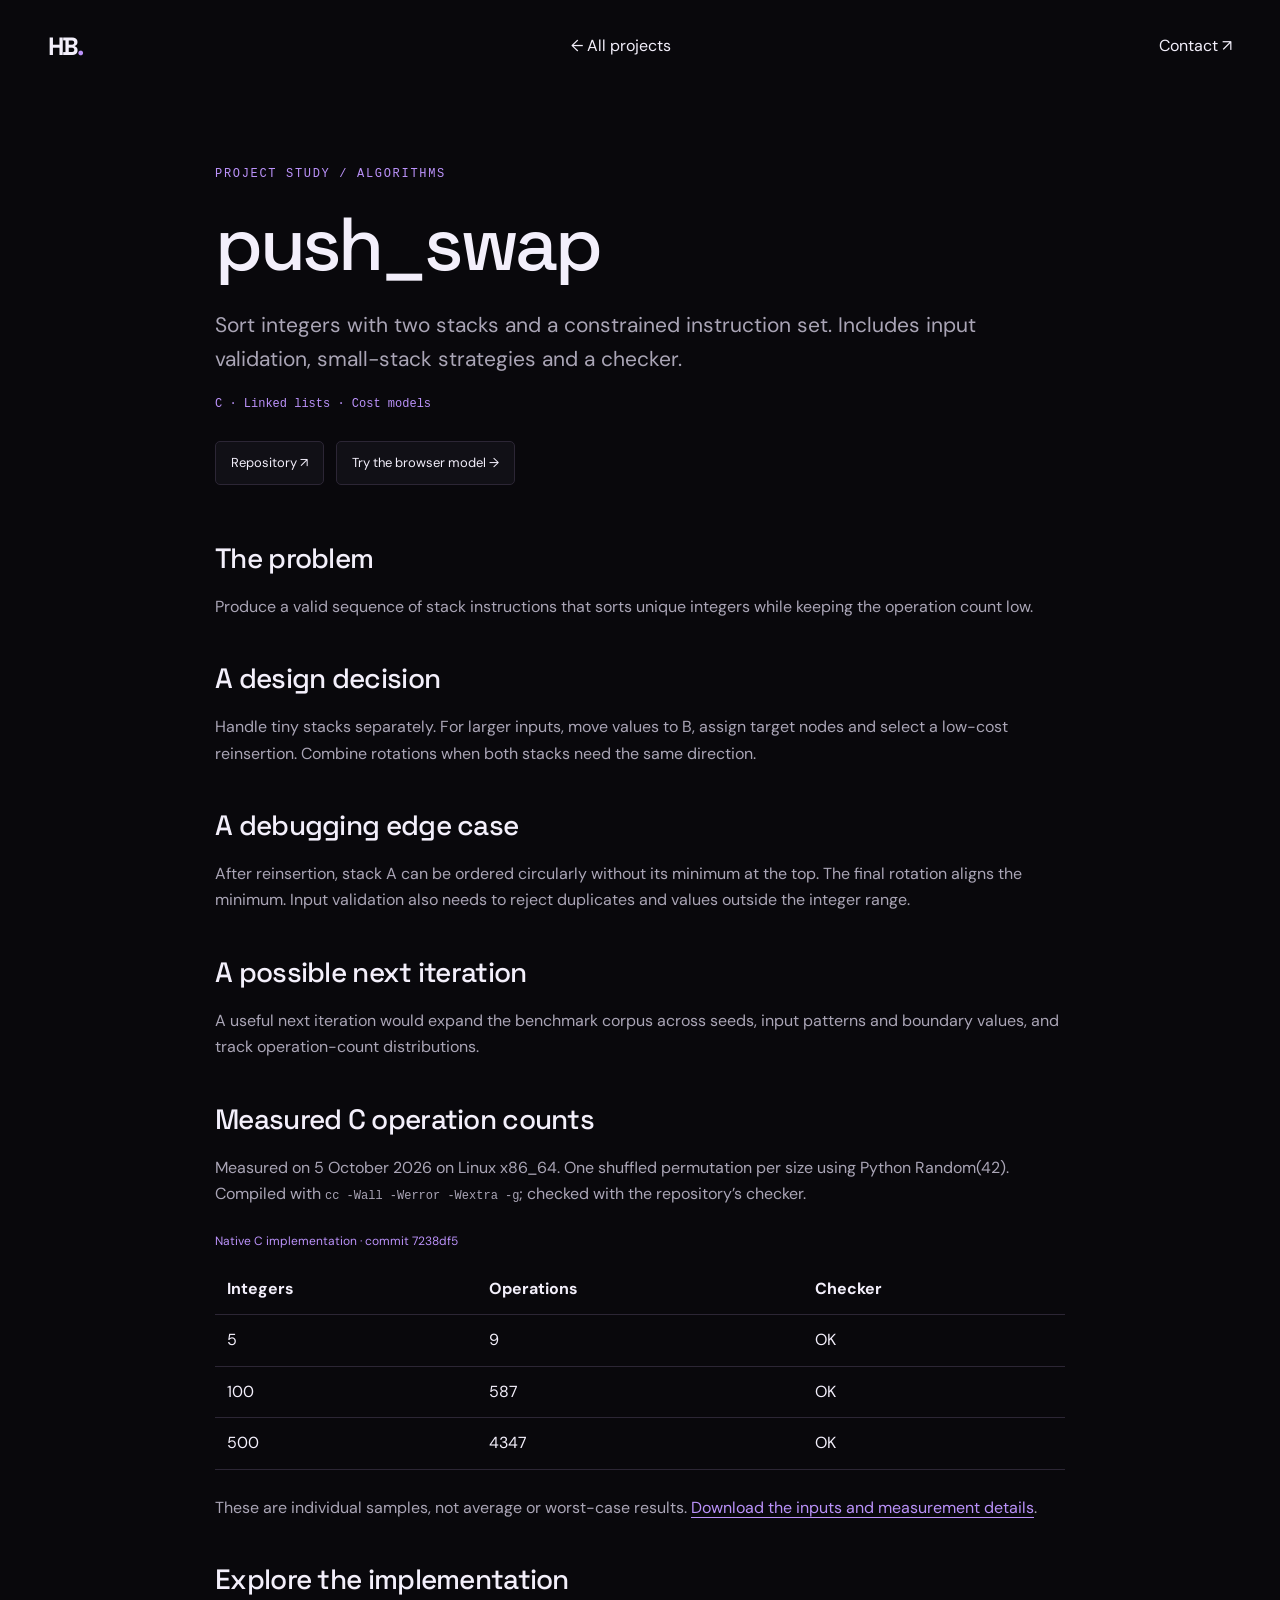
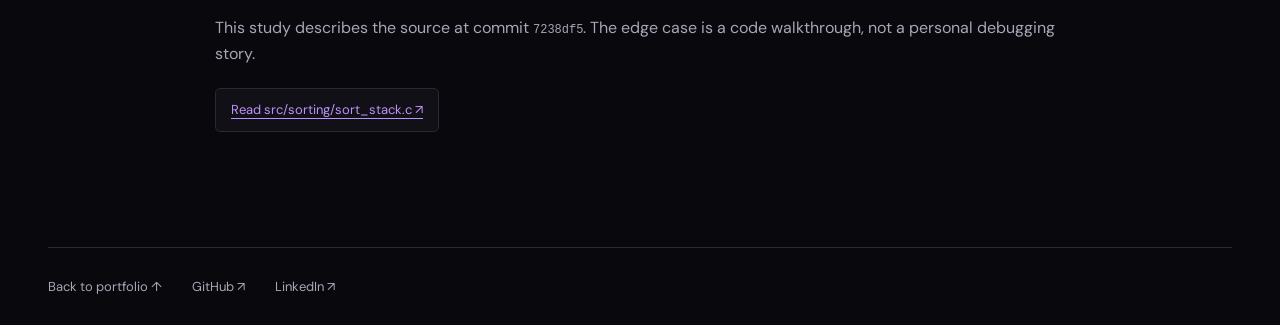
<file: projects/push_swap.html>
<!doctype html>
<html lang="en">
  <head>
    <meta charset="utf-8" />
    <meta name="viewport" content="width=device-width, initial-scale=1" />
    <title>push_swap — Hamza Boussetta</title>
    <meta
      name="description"
      content="Sort integers with two stacks and a constrained instruction set. Includes input validation, small-stack strategies and a checker."
    />
    <link rel="canonical" href="https://hamzabsst.me/projects/push_swap.html" />
    <meta property="og:title" content="push_swap — Hamza Boussetta" />
    <meta
      property="og:description"
      content="Sort integers with two stacks and a constrained instruction set. Includes input validation, small-stack strategies and a checker."
    />
    <meta property="og:type" content="article" />
    <meta
      property="og:url"
      content="https://hamzabsst.me/projects/push_swap.html"
    />
    <meta
      property="og:image"
      content="https://hamzabsst.me/assets/social-preview.png"
    />
    <meta name="twitter:card" content="summary_large_image" />
    <link rel="icon" href="../assets/favicon.svg" />
    <link rel="stylesheet" href="../styles.css" />
    <link rel="stylesheet" href="../features.css" />
  </head>
  <body>
    <a class="skip" href="#article">Skip to content</a>
    <header class="wrap navigation">
      <a class="wordmark" href="../index.html" aria-label="Hamza Boussetta home"
        >HB<span>.</span></a
      ><a href="../index.html#work">← All projects</a
      ><a href="../index.html#contact">Contact ↗</a>
    </header>
    <main class="article-layout wrap" id="article">
      <div class="eyebrow">PROJECT STUDY / ALGORITHMS</div>
      <h1>push_swap</h1>
      <p class="article-lead">
        Sort integers with two stacks and a constrained instruction set.
        Includes input validation, small-stack strategies and a checker.
      </p>
      <p class="card-tech">C · Linked lists · Cost models</p>
      <div class="article-actions">
        <a
          class="button"
          href="https://github.com/hamzabsst/push_swap"
          target="_blank"
          rel="noopener noreferrer"
          >Repository ↗</a
        ><a class="button" href="../index.html#stack-demo"
          >Try the browser model →</a
        >
      </div>
      <section>
        <h2>The problem</h2>
        <p>
          Produce a valid sequence of stack instructions that sorts unique
          integers while keeping the operation count low.
        </p>
      </section>
      <section>
        <h2>A design decision</h2>
        <p>
          Handle tiny stacks separately. For larger inputs, move values to B,
          assign target nodes and select a low-cost reinsertion. Combine
          rotations when both stacks need the same direction.
        </p>
      </section>
      <section>
        <h2>A debugging edge case</h2>
        <p>
          After reinsertion, stack A can be ordered circularly without its
          minimum at the top. The final rotation aligns the minimum. Input
          validation also needs to reject duplicates and values outside the
          integer range.
        </p>
      </section>
      <section>
        <h2>A possible next iteration</h2>
        <p>
          A useful next iteration would expand the benchmark corpus across
          seeds, input patterns and boundary values, and track operation-count
          distributions.
        </p>
      </section>
      <section>
        <h2>Measured C operation counts</h2>
        <p>
          Measured on 5 October 2026 on Linux x86_64. One shuffled permutation
          per size using Python Random(42). Compiled with
          <code>cc -Wall -Werror -Wextra -g</code>; checked with the
          repository’s checker.
        </p>
        <table>
          <caption>
            Native C implementation · commit 7238df5
          </caption>
          <thead>
            <tr>
              <th scope="col">Integers</th>
              <th scope="col">Operations</th>
              <th scope="col">Checker</th>
            </tr>
          </thead>
          <tbody>
            <tr>
              <td>5</td>
              <td>9</td>
              <td>OK</td>
            </tr>
            <tr>
              <td>100</td>
              <td>587</td>
              <td>OK</td>
            </tr>
            <tr>
              <td>500</td>
              <td>4347</td>
              <td>OK</td>
            </tr>
          </tbody>
        </table>
        <p>
          These are individual samples, not average or worst-case results.
          <a href="../assets/push-swap-benchmark.json"
            >Download the inputs and measurement details</a
          >.
        </p>
      </section>
      <section>
        <h2>Explore the implementation</h2>
        <p>
          This study describes the source at commit <code>7238df5</code>. The
          edge case is a code walkthrough, not a personal debugging story.
        </p>
        <a
          class="button"
          href="https://github.com/hamzabsst/push_swap/blob/7238df5a174369f312de4307a8c86f99cf4a3eb3/src/sorting/sort_stack.c"
          target="_blank"
          rel="noopener noreferrer"
          >Read src/sorting/sort_stack.c ↗</a
        >
      </section>
    </main>
    <footer class="wrap">
      <a href="../index.html">Back to portfolio ↑</a
      ><a
        href="https://github.com/hamzabsst"
        target="_blank"
        rel="noopener noreferrer"
        >GitHub ↗</a
      ><a
        href="https://www.linkedin.com/in/hamzabsst/"
        target="_blank"
        rel="noopener noreferrer"
        >LinkedIn ↗</a
      >
    </footer>
  </body>
</html>
</file>
<file: styles.css>
@import url('https://fonts.googleapis.com/css2?family=Space+Grotesk:wght@400;500;600;700&family=DM+Sans:wght@400;500;600;700&display=swap');
/* Design tokens and base styles */
:root {
  --bg: #09080c;
  --surface: #111016;
  --ink: #f3effb;
  --muted: #aaa5b6;
  --accent: #bb92fa;
  --line: #2c2635;
  --sans: 'DM Sans', sans-serif;
  --display: 'Space Grotesk', sans-serif;
}
* {
  box-sizing: border-box;
}
html {
  scroll-behavior: smooth;
  scroll-padding-top: 100px;
}
body {
  margin: 0;
  background: var(--bg);
  color: var(--ink);
  font: 16px/1.65 var(--sans);
  overflow-x: clip;
}
a {
  color: inherit;
  text-decoration: none;
  transition: color 0.2s;
}
a:hover {
  color: var(--accent);
}
a:focus-visible,
summary:focus-visible {
  outline: 2px solid var(--accent);
  outline-offset: 6px;
}
h1,
h2,
h3,
p,
figure {
  margin: 0;
}
p {
  margin-bottom: 20px;
}
.wrap {
  width: min(1320px, calc(100% - 96px));
  margin: auto;
}
.skip {
  position: absolute;
  top: -100px;
  left: 20px;
  z-index: 99;
  background: var(--bg);
  padding: 10px;
}
.skip:focus {
  top: 12px;
}
/* Navigation */
.navigation {
  height: 92px;
  display: flex;
  align-items: center;
  justify-content: space-between;
  gap: 30px;
  position: relative;
  z-index: 4;
}
.wordmark {
  font: 700 25px var(--display);
  letter-spacing: -0.08em;
}
.wordmark span {
  color: var(--accent);
}
nav {
  display: flex;
  gap: 35px;
}
nav a {
  font-size: 13px;
  font-weight: 700;
  text-transform: uppercase;
  letter-spacing: 0.08em;
  padding: 12px 0;
}
/* Hero and character */
.hero {
  min-height: 690px;
  height: calc(100svh - 92px);
  max-height: 920px;
  position: relative;
  isolation: isolate;
  display: flex;
  flex-direction: column;
  justify-content: center;
  overflow: hidden;
}
.hero-glow {
  position: absolute;
  z-index: -1;
  inset: 0;
  background:
    radial-gradient(ellipse at 50% 75%, #7032b34a 0, transparent 45%),
    radial-gradient(ellipse at 93% 47%, #713da324, transparent 25%);
}
.hero-layout {
  display: grid;
  grid-template-columns: 1fr 1.22fr 1fr;
  align-items: center;
  min-height: 540px;
  flex: 1;
  position: relative;
}
.hero-intro {
  z-index: 2;
  padding-bottom: 50px;
}
.hello {
  color: var(--accent);
  font: 400 26px var(--display);
  margin-bottom: 14px;
}
.hero h1 {
  font: 600 clamp(32px, 3.6vw, 57px) / 1.1 var(--display);
  letter-spacing: -0.04em;
}
.hero h1 span {
  color: var(--accent);
}
.intro-meta {
  color: var(--muted);
  font-size: 14px;
  margin-top: 24px;
  line-height: 1.7;
}
.hero-character {
  align-self: end;
  position: relative;
  width: 145%;
  margin-left: -22.5%;
  height: 100%;
  max-height: 760px;
  display: flex;
  align-items: end;
  justify-content: center;
  z-index: 1;
  transform: translate3d(var(--portrait-x, 0px), var(--portrait-y, 0px), 0)
    rotate(var(--portrait-tilt, 0deg));
  transform-origin: 50% 95%;
  transition: transform 0.7s ease-out;
  pointer-events: none;
}

/* The image and eye overlays breathe together inside this SVG. */
.hero-character .character-art {
  height: 100%;
  width: 100%;
  overflow: visible;
  filter: drop-shadow(0 0 45px #9a52ef22);
  mask-image: linear-gradient(#000 84%, transparent 100%);
  transform-origin: 50% 90%;
  animation: character-breathe 5s ease-in-out infinite;
  will-change: transform;
}
.character-floor {
  position: absolute;
  bottom: 8px;
  left: 15%;
  width: 70%;
  height: 25px;
  animation: character-shadow 5s ease-in-out infinite;
  background: #7938ae4a;
  filter: blur(24px);
  border-radius: 50%;
}
.hero-role {
  z-index: 2;
  padding-left: 15px;
  padding-top: 130px;
}
.hero-role > p:first-child {
  font: 400 24px var(--display);
  color: var(--accent);
  margin-bottom: 10px;
}
.role-lines {
  font: 700 clamp(34px, 4.3vw, 70px) / 1.05 var(--display);
  letter-spacing: -0.035em;
}
.role-lines span {
  display: block;
}
.role-lines > span:first-child {
  color: var(--accent);
  text-shadow: 0 0 30px #a572d62b;
}
.outline {
  color: transparent;
  -webkit-text-stroke: 1px #c1b1d6;
}
.role-caption {
  font-size: 13px;
  letter-spacing: 0.03em;
  color: var(--muted);
  margin-top: 23px;
}
.hero-cta {
  font-size: 14px;
  border-bottom: 1px solid #695479;
  display: inline-flex;
  gap: 32px;
  padding-bottom: 7px;
}
.hero-bottom {
  position: relative;
  z-index: 3;
  display: flex;
  justify-content: space-between;
  align-items: center;
  min-height: 85px;
  gap: 25px;
}
.hero-socials {
  display: flex;
  align-items: center;
  gap: 22px;
}
.social-link {
  display: flex;
  align-items: center;
  gap: 10px;
  font-size: 13px;
}
.social-link svg {
  width: 22px;
  height: 22px;
}
.scroll-cue {
  font-size: 11px;
  letter-spacing: 0.16em;
  display: flex;
  align-items: center;
  gap: 15px;
  color: var(--muted);
}
.scroll-line {
  width: 1px;
  height: 27px;
  background: linear-gradient(transparent, var(--accent));
  animation: scrollPulse 2s ease-in-out infinite;
}
.resume-hero {
  font-size: 12px;
  letter-spacing: 0.15em;
}
.resume-hero span {
  margin-left: 15px;
}
.hero-actions {
  display: flex;
  align-items: center;
  gap: 26px;
}
.motion-control {
  display: flex;
  align-items: center;
  gap: 7px;
  background: transparent;
  border: 1px solid #443450;
  border-radius: 20px;
  color: #c3b6d0;
  padding: 8px 12px;
  font: 12px var(--sans);
  cursor: pointer;
  min-height: 36px;
}
.motion-control:hover {
  border-color: var(--accent);
  color: var(--ink);
}
.motion-control:focus-visible {
  outline: 2px solid var(--accent);
  outline-offset: 4px;
}
.motion-paused *,
.motion-paused *::before,
.motion-paused *::after {
  animation-play-state: paused !important;
}

/* Projects */
.work-section {
  padding: 115px 0 0;
}
.section-head {
  display: flex;
  justify-content: space-between;
  align-items: end;
  gap: 35px;
  margin-bottom: 65px;
}
.section-head h2,
.about h2,
.contact h2 {
  font-family: var(--display);
  font-weight: 500;
  letter-spacing: -0.05em;
}
.section-head h2 {
  font-size: clamp(46px, 6vw, 84px);
  line-height: 1.1;
}
.section-head p {
  font-size: 14px;
  color: var(--muted);
  margin: 0 0 8px;
}
em {
  font-style: normal;
  color: var(--accent);
}
.project {
  display: grid;
  grid-template-columns: 0.9fr 1.1fr;
  gap: 85px;
  align-items: center;
  margin-bottom: 75px;
  padding-bottom: 75px;
  border-bottom: 1px solid var(--line);
}
.work-section .project:last-child {
  margin-bottom: 0;
}
.project-index {
  font:
    12px ui-monospace,
    monospace;
  letter-spacing: 0.08em;
  color: var(--accent);
  margin-bottom: 18px;
}
.project h3 {
  font: 500 46px/1.1 var(--display);
  letter-spacing: -0.04em;
  margin-bottom: 20px;
}
.project-intro {
  font-size: 23px;
  line-height: 1.4;
}
.project-copy > p:not(.project-intro) {
  color: var(--muted);
}
.skills {
  list-style: none;
  display: flex;
  gap: 9px;
  flex-wrap: wrap;
  padding: 0;
  margin: 25px 0;
}
.skills li {
  font:
    12px ui-monospace,
    monospace;
  padding: 7px 13px;
  border: 1px solid #3c304c;
  border-radius: 4px;
  background: #19131f;
  color: #d1bbec;
}
.text-link {
  display: inline-flex;
  align-items: center;
  gap: 32px;
  padding: 5px 0;
  border-bottom: 1px solid #685277;
  font-size: 14px;
}
.text-link span {
  transition: transform 0.25s;
}
.text-link:hover span {
  transform: translate(3px, -3px);
}
.visual {
  min-width: 0;
  transition:
    transform 0.4s ease,
    box-shadow 0.4s ease;
}
.project:hover .visual {
  transform: translateY(-7px);
  box-shadow: 0 15px 65px #9d4eed12;
}
details {
  margin-top: 27px;
  border-top: 1px solid var(--line);
  font-size: 14px;
}
summary {
  cursor: pointer;
  list-style: none;
  display: flex;
  align-items: center;
  justify-content: space-between;
  min-height: 48px;
  padding: 13px 0;
}
summary::-webkit-details-marker {
  display: none;
}
details[open] summary span {
  transform: rotate(45deg);
}
details p {
  color: var(--muted);
  margin: 0;
}
.more-work {
  display: flex;
  justify-content: space-between;
  gap: 30px;
}
.more-work h3 {
  font: 500 22px var(--display);
}
.more-work > div {
  display: flex;
  gap: 27px;
  flex-wrap: wrap;
}
.more-work a {
  border-bottom: 1px solid #483650;
  font-size: 15px;
  padding-bottom: 5px;
}
.more-work span {
  margin-left: 12px;
}
/* About and education */
.about {
  padding: 90px 0 125px;
  display: grid;
  grid-template-columns: 1fr 1fr;
  gap: 85px;
  border-top: 1px solid var(--line);
}
.eyebrow {
  font:
    12px ui-monospace,
    monospace;
  letter-spacing: 0.14em;
  color: var(--accent);
}
.about h2 {
  font-size: clamp(32px, 3.2vw, 48px);
  line-height: 1.25;
  margin-top: 25px;
}
.about-content > p {
  font-size: 18px;
  color: var(--muted);
}
.education {
  margin: 35px 0;
}
.education > div {
  border-top: 1px solid var(--line);
  padding: 24px 0;
}
.education span {
  font:
    12px ui-monospace,
    monospace;
  color: var(--accent);
}
.education h3 {
  font-size: 17px;
  font-weight: 500;
  margin: 8px 0;
}
.education p {
  font-size: 15px;
  color: var(--muted);
  margin: 0;
}
.toolbox {
  margin-bottom: 30px;
}
.toolbox h3 {
  font-size: 15px;
  font-weight: 500;
  margin-bottom: 12px;
}
.toolbox p {
  font-size: 15px;
  margin-bottom: 8px;
}
.languages {
  color: var(--muted);
}
/* Contact and footer */
.contact {
  padding-top: 105px;
  background: radial-gradient(ellipse at 80% 100%, #4a1b762e, transparent 70%);
  border-top: 1px solid var(--line);
}
.contact h2 {
  font-size: clamp(55px, 8.5vw, 126px);
  line-height: 1.05;
  margin: 30px 0 35px;
}
.contact > div > p {
  color: var(--muted);
}
.email {
  display: inline-block;
  border-bottom: 1px solid #7b588f;
  padding-bottom: 8px;
  overflow-wrap: anywhere;
}
footer {
  display: flex;
  gap: 30px;
  border-top: 1px solid var(--line);
  margin-top: 95px;
  padding: 28px 0;
  font-size: 13px;
  color: var(--muted);
}
footer > span {
  margin-right: auto;
}
/* Scroll reveals */
.reveal-ready {
  opacity: 0;
  transform: translateY(30px);
  transition:
    opacity 0.7s ease,
    transform 0.7s ease;
}
.revealed {
  opacity: 1;
  transform: none;
}
/* Animations */
@keyframes character-breathe {
  0%,
  100% {
    transform: translateY(0) scale(1) rotate(-0.25deg);
  }
  50% {
    transform: translateY(-7px) scale(1.012, 1.018) rotate(0.3deg);
  }
}
@keyframes character-shadow {
  0%,
  100% {
    opacity: 0.6;
    transform: scaleX(1);
  }
  50% {
    opacity: 0.85;
    transform: scaleX(1.09);
  }
}
@keyframes scrollPulse {
  50% {
    transform: translateY(6px);
    opacity: 0.4;
  }
}
/* Responsive layouts */
@media (min-width: 1500px) {
  .hero h1 {
    font-size: 57px;
  }
  .role-lines {
    font-size: 70px;
  }
}
@media (max-width: 1000px) {
  .wrap {
    width: calc(100% - 64px);
  }
  .hero {
    min-height: 620px;
  }
  .hero-layout {
    grid-template-columns: 1fr 1.1fr 1fr;
    min-height: 450px;
  }
  .hero h1 {
    font-size: clamp(28px, 4vw, 42px);
  }
  .hello {
    font-size: 22px;
  }
  .hero-role {
    padding-left: 0;
    padding-top: 130px;
  }
  .role-lines {
    font-size: clamp(30px, 4.4vw, 46px);
  }
  .hero-character {
    width: 155%;
    margin-left: -27.5%;
  }
  .intro-meta {
    font-size: 13px;
  }
  .role-caption {
    max-width: 180px;
  }
  .project,
  .about {
    gap: 45px;
  }
  .project h3 {
    font-size: 38px;
  }
  .project-intro {
    font-size: 21px;
  }
}
@media (max-width: 760px) {
  .hero-actions {
    gap: 12px;
  }
  .motion-control {
    padding: 7px 9px;
  }
  .motion-label {
    display: none;
  }

  .wrap {
    width: calc(100% - 40px);
  }
  .navigation {
    height: 78px;
  }
  nav {
    gap: 20px;
  }
  nav a {
    font-size: 12px;
  }
  .hero {
    height: auto;
    min-height: 790px;
  }
  .hero-layout {
    display: block;
    min-height: 690px;
  }
  .hero-intro {
    position: relative;
    padding-top: 45px;
    padding-bottom: 0;
    z-index: 3;
  }
  .hello {
    font-size: 20px;
    margin-bottom: 10px;
  }
  .hero h1 {
    font-size: clamp(34px, 7vw, 52px);
  }
  .intro-meta {
    margin-top: 15px;
    max-width: 250px;
  }
  .hero-character {
    position: absolute;
    bottom: 0;
    left: 50%;
    margin: 0;
    width: 115%;
    height: 510px;
    max-width: 600px;
    transform: translateX(-50%)
      translate3d(var(--portrait-x, 0px), var(--portrait-y, 0px), 0)
      rotate(var(--portrait-tilt, 0deg));
  }
  .hero-role {
    position: absolute;
    right: 0;
    bottom: 48px;
    padding: 0;
    max-width: 55%;
    text-align: right;
    z-index: 3;
  }
  .role-lines {
    font-size: clamp(34px, 7.5vw, 56px);
  }
  .hero-role > p:first-child {
    font-size: 18px;
  }
  .role-caption {
    font-size: 12px;
    max-width: 210px;
    display: block;
    margin-top: 15px;
    margin-left: auto;
  }
  .hero-cta {
    background: #0d0914bb;
    padding: 7px 12px;
    border-radius: 3px;
    gap: 20px;
  }
  .hero-socials {
    gap: 12px;
  }
  .hero-bottom {
    gap: 14px;
    min-height: 80px;
  }
  .scroll-cue {
    font-size: 9px;
    letter-spacing: 0.02em;
    gap: 8px;
  }
  .social-link span {
    display: none;
  }
  .resume-hero {
    font-size: 10px;
  }
  .resume-hero span {
    margin-left: 5px;
  }
  .work-section {
    padding: 70px 0 0;
  }
  .section-head {
    display: block;
    margin-bottom: 45px;
  }
  .section-head h2 {
    font-size: 58px;
  }
  .section-head p {
    margin-top: 15px;
  }
  .project,
  .about {
    grid-template-columns: 1fr;
    gap: 30px;
  }
  .project {
    margin-bottom: 45px;
    padding-bottom: 45px;
  }
  .project h3 {
    font-size: 40px;
  }
  .more-work {
    display: block;
  }
  .more-work > div {
    margin-top: 20px;
    gap: 23px;
  }
  .about {
    padding: 65px 0;
    gap: 35px;
  }
  .about h2 {
    font-size: 34px;
  }
  .about-content > p {
    font-size: 17px;
  }
  .contact {
    padding-top: 65px;
  }
  .contact h2 {
    font-size: clamp(54px, 11vw, 84px);
  }
  footer {
    margin-top: 65px;
    gap: 20px;
    font-size: 12px;
    flex-wrap: wrap;
  }
  footer > span {
    width: 100%;
  }
}
@media (max-width: 380px) {
  nav {
    gap: 13px;
  }
  .hero-role {
    max-width: 60%;
  }
  .role-lines {
    font-size: 31px;
  }
  .hero h1 {
    font-size: 32px;
  }
  .scroll-cue {
    font-size: 9px;
  }
}
@media (prefers-reduced-motion: reduce) {
  html {
    scroll-behavior: auto;
  }
  *,
  *::before,
  *::after {
    animation: none !important;
    transition: none !important;
  }
  .reveal-ready {
    opacity: 1;
    transform: none;
  }
  .hero-character {
    --portrait-x: 0px !important;
    --portrait-y: 0px !important;
    --portrait-tilt: 0deg !important;
  }

  .hero-character .character-art {
    will-change: auto;
  }
  .motion-control {
    display: none;
  }
}
</file>
<file: intro-story.css>
/* The first two screens share one character on larger displays. */
.intro-story {
  position: relative;
}
.about-portrait {
  display: none;
}
.story-active {
  height: 250svh;
  --scene-progress: 0;
  --intro-opacity: 1;
  --about-opacity: 0;
}
.story-active .hero {
  position: sticky;
  top: 0;
  height: 100svh;
  max-height: none;
  min-height: 720px;
  padding-top: 92px;
}
.story-active .hero-intro,
.story-active .hero-role {
  opacity: var(--intro-opacity);
  transform: translateY(calc(var(--scene-progress) * -55px));
}
.story-active .hero-character {
  transform: translateX(calc(var(--scene-progress) * -24vw))
    translate3d(var(--portrait-x, 0px), var(--portrait-y, 0px), 0)
    rotate(var(--portrait-tilt, 0deg))
    scale(calc(1 - var(--scene-progress) * 0.08));
  transition: none;
}
.story-active .hero-glow {
  transform: translateX(calc(var(--scene-progress) * -24vw));
}
.story-active .about {
  position: absolute;
  top: 50%;
  left: 51%;
  width: 49%;
  margin: 0;
  padding: 0 0 20px;
  border: 0;
  display: block;
  opacity: var(--about-opacity);
  transform: translateY(calc(-50% + (1 - var(--about-opacity)) * 45px));
  z-index: 3;
}
.story-active .about[aria-hidden='true'] {
  visibility: hidden;
}
.story-active .about h2 {
  font-size: clamp(28px, 2.6vw, 42px);
  margin: 16px 0 20px;
}
.story-active .about-content > p {
  font-size: clamp(14px, 1.05vw, 17px);
  margin-bottom: 14px;
  line-height: 1.65;
}
.story-active .education {
  display: grid;
  grid-template-columns: 1fr 1fr;
  gap: 20px;
  margin: 22px 0 18px;
}
.story-active .education > div {
  padding: 12px 0 0;
}
.story-active .education h3 {
  font-size: 15px;
}
.story-active .education p {
  font-size: 13px;
}
.story-active .toolbox {
  margin-bottom: 15px;
}
.story-active .toolbox h3 {
  margin-bottom: 7px;
}
.story-active .toolbox p {
  font-size: 13px;
}
@media (min-width: 1000px) and (min-height: 720px) {
  body:has(.story-active) .navigation {
    position: fixed;
    top: 0;
    left: 50%;
    transform: translateX(-50%);
    z-index: 10;
    background: #09080ee8;
    backdrop-filter: blur(12px);
  }
}
/* Normal document flow is the fallback for small screens and reduced motion. */
@media (max-width: 999px),
  (max-height: 719px),
  (prefers-reduced-motion: reduce) {
  .intro-story .about {
    grid-template-columns: 0.8fr 1.2fr;
    gap: 24px 35px;
    align-items: start;
  }
  .about-portrait {
    display: block;
    grid-row: span 2;
    position: sticky;
    top: 30px;
    overflow: hidden;
  }
  .about-portrait img {
    width: 100%;
    height: auto;
    display: block;
    mask-image: linear-gradient(#000 80%, transparent);
  }
  .about-heading h2 {
    margin-top: 14px;
  }
  .about-content {
    grid-column: 2;
  }
}
@media (max-width: 600px) {
  .intro-story .about {
    display: block;
    padding: 55px 0 65px;
  }
  .about-portrait {
    position: relative;
    top: auto;
    width: min(280px, 80%);
    margin: 0 auto 25px;
    max-height: 280px;
  }
  .about-heading h2 {
    margin-bottom: 25px;
  }
}
</file>
<file: features.css>
/* Shared controls, retained project interactions, browser demos and study pages. */
:root {
  color-scheme: dark;
}
button,
input,
select {
  font: inherit;
}
button {
  color: inherit;
  cursor: pointer;
}
button:disabled {
  cursor: default;
  opacity: 0.55;
}
button:focus-visible,
input:focus-visible,
select:focus-visible {
  outline: 2px solid var(--accent);
  outline-offset: 4px;
}
.button {
  display: inline-flex;
  align-items: center;
  justify-content: center;
  padding: 9px 15px;
  min-height: 44px;
  border: 1px solid var(--line);
  border-radius: 5px;
  background: var(--surface);
  color: var(--ink);
  font-size: 13px;
}
.button:hover {
  border-color: var(--accent);
  color: var(--accent);
}
/* Project study links */
.study-link {
  display: block;
  width: fit-content;
  margin-top: 16px;
  font-size: 13px;
  color: var(--accent);
}
pre {
  overflow-x: auto;
  max-width: 100%;
  background: var(--surface);
  border: 1px solid var(--line);
  border-radius: 5px;
  padding: 18px;
  font:
    12px/1.7 ui-monospace,
    monospace;
}
/* Browser lab */
.lab-grid {
  display: grid;
  grid-template-columns: 1fr 1fr;
  gap: 25px;
}
.demo-panel {
  border: 1px solid var(--line);
  border-radius: 9px;
  background: var(--surface);
  padding: 30px;
  min-width: 0;
}
.demo-panel h3 {
  font: 500 30px/1.2 var(--display);
  letter-spacing: -0.035em;
  margin: 17px 0;
}
.demo-panel > p {
  font-size: 14px;
  color: var(--muted);
}
.card-tech {
  font:
    12px ui-monospace,
    monospace;
  color: var(--accent);
}
.demo-panel > a {
  border-bottom: 1px solid var(--line);
  padding-bottom: 3px;
}
/* Lab layout */
.lab-section {
  padding: 75px 0;
}
.lab-section .section-head h2 {
  font-size: clamp(42px, 5.5vw, 74px);
}
.demo-panel h3 {
  margin-top: 12px;
}
.demo-panel label {
  display: block;
  font-size: 12px;
  color: var(--muted);
}
.demo-panel input,
.demo-panel select,
.irc-demo input {
  background: var(--bg);
  color: var(--ink);
  border: 1px solid var(--line);
  border-radius: 4px;
  padding: 10px;
  min-width: 0;
  width: 100%;
}
.input-row {
  display: flex;
  gap: 8px;
  margin-top: 7px;
}
.input-row .button {
  flex-shrink: 0;
}
.stack-columns {
  display: grid;
  grid-template-columns: 1fr 1fr;
  gap: 20px;
  margin: 25px 0;
}
.stack-columns h4 {
  font:
    12px ui-monospace,
    monospace;
  margin-bottom: 15px;
}
.stack-columns h4 span {
  color: var(--muted);
  font-size: 10px;
}
.stack-values {
  min-height: 200px;
  max-height: 320px;
  overflow-y: auto;
  display: flex;
  flex-direction: column;
  gap: 4px;
  align-items: center;
}
.stack-bar {
  width: var(--bar-width);
  flex-shrink: 0;
  text-align: center;
  border: 1px solid #a676d155;
  border-radius: 3px;
  background: #bb92fa25;
  color: var(--ink);
  font:
    12px/22px ui-monospace,
    monospace;
}
.demo-controls {
  display: flex;
  gap: 10px;
  flex-wrap: wrap;
}
.demo-panel .demo-status {
  margin: 15px 0;
  min-height: 48px;
  font:
    12px/1.7 ui-monospace,
    monospace;
  color: var(--accent);
}
.demo-panel .demo-caption {
  font-size: 12px;
  border-top: 1px solid var(--line);
  padding-top: 15px;
}
.demo-panel > a {
  font-size: 12px;
  color: var(--accent);
}
.muted {
  color: var(--muted);
  font-size: 12px;
}
.philosopher-settings {
  display: grid;
  grid-template-columns: repeat(4, 1fr);
  gap: 8px;
}
.philosopher-settings input,
.philosopher-settings select {
  margin-top: 7px;
  padding: 9px 6px;
  font-size: 12px;
}
.philosopher-settings .button {
  grid-column: 1 / -1;
  width: fit-content;
}
#philosopher-canvas {
  display: block;
  width: 100%;
  height: 280px;
}
.philosopher-states {
  list-style: none;
  padding: 0;
  display: flex;
  flex-wrap: wrap;
  gap: 6px 13px;
  font:
    11px/1.8 ui-monospace,
    monospace;
  color: var(--muted);
}
/* Contact */
.email-actions {
  display: flex;
  align-items: center;
  gap: 25px;
  flex-wrap: wrap;
}
.email,
.contact-linkedin {
  font-size: clamp(18px, 2vw, 24px);
}
.contact-linkedin {
  display: inline-flex;
  align-items: center;
  gap: 10px;
  margin-top: 25px;
  color: var(--accent);
}
.contact-linkedin svg {
  width: 1em;
  height: 1em;
  flex-shrink: 0;
}
.site-status {
  min-height: 26px;
  margin-top: 15px;
  font-size: 13px;
  color: var(--accent);
}
/* Project study pages */
.article-layout {
  max-width: 850px;
  padding: 75px 0;
}
.article-layout h1 {
  font: 500 clamp(38px, 6vw, 75px) / 1.1 var(--display);
  letter-spacing: -0.045em;
  margin: 22px 0;
}
.article-lead {
  font-size: 21px;
  color: var(--muted);
}
.article-actions {
  display: flex;
  gap: 12px;
  flex-wrap: wrap;
  margin: 30px 0 55px;
}
.article-layout section {
  margin: 40px 0;
}
.article-layout h2 {
  font: 500 28px var(--display);
  letter-spacing: -0.025em;
  margin: 0 0 18px;
}
.article-layout section > p {
  color: var(--muted);
}
.article-layout section a {
  color: var(--accent);
  text-decoration: underline;
  text-underline-offset: 4px;
}
.article-layout code {
  font:
    12px/1.7 ui-monospace,
    monospace;
  overflow-wrap: anywhere;
}
.article-layout table {
  border-collapse: collapse;
  width: 100%;
  margin: 25px 0;
}
.article-layout th,
.article-layout td {
  text-align: left;
  padding: 12px;
  border-bottom: 1px solid var(--line);
}
.article-layout caption {
  text-align: left;
  font-size: 12px;
  color: var(--accent);
  margin-bottom: 12px;
}
/* Responsive layouts */
@media (max-width: 1000px) {
  .demo-panel {
    padding: 22px;
  }
}
@media (max-width: 760px) {
  .lab-grid {
    grid-template-columns: 1fr;
  }
  .lab-section {
    padding: 55px 0;
  }
  .article-layout {
    padding: 45px 0;
  }
  .article-lead {
    font-size: 18px;
  }
  .email-actions {
    gap: 18px;
  }
  .philosopher-settings {
    grid-template-columns: repeat(2, 1fr);
  }
}
@media (prefers-reduced-motion: reduce) {
  *,
  *::before,
  *::after {
    scroll-behavior: auto !important;
    animation: none !important;
    transition: none !important;
  }
}

/* Live project screenshots */
.project-preview {
  display: block;
  overflow: hidden;
  border: 1px solid var(--line);
  border-radius: 10px;
  background: #202b33;
}
.project-preview img {
  display: block;
  width: 100%;
  height: auto;
}
.project-preview > span {
  display: block;
  padding: 18px 20px;
  font-size: 13px;
  color: var(--text);
  background: #111018;
}

/* Two-client IRC channel simulation */
.irc-demo {
  min-width: 0;
  border: 1px solid var(--line);
  border-radius: 10px;
  background: #100e15;
  padding: 24px;
}
.irc-header {
  display: flex;
  justify-content: space-between;
  gap: 12px;
  margin-bottom: 20px;
}
.irc-header strong {
  color: var(--accent);
}
.irc-header span,
.irc-caption,
.irc-connection {
  color: var(--muted);
  font-size: 12px;
}
.irc-clients {
  display: grid;
  grid-template-columns: repeat(2, minmax(0, 1fr));
  gap: 12px;
}
.irc-client {
  min-width: 0;
  border: 1px solid var(--line);
  border-radius: 6px;
  background: #09080e;
}
.irc-client h4 {
  font: 500 13px var(--sans);
  margin: 0;
  padding: 12px;
  border-bottom: 1px solid var(--line);
}
.irc-dot {
  display: inline-block;
  width: 6px;
  height: 6px;
  margin-right: 6px;
  border-radius: 50%;
  background: #85c9ac;
}
.irc-messages {
  list-style: none;
  height: 145px;
  overflow-y: auto;
  padding: 12px;
  margin: 0;
  font-size: 13px;
}
.irc-messages li {
  margin-bottom: 12px;
  overflow-wrap: anywhere;
}
.irc-messages strong {
  display: block;
  color: var(--accent);
  font-size: 11px;
}
.irc-notice {
  color: var(--muted);
  font-size: 11px;
}
.irc-local strong {
  color: var(--muted);
}
#irc-form {
  margin-top: 20px;
}
#irc-form label {
  font-size: 12px;
  color: var(--muted);
}
#irc-sender {
  margin-left: 8px;
  background: var(--bg);
  color: var(--ink);
  border: 1px solid var(--line);
  border-radius: 4px;
  padding: 8px;
}
.irc-message-label {
  display: block;
  margin: 12px 0 8px;
}
#irc-message {
  width: 100%;
  min-width: 0;
}
.irc-wire pre {
  white-space: pre-wrap;
  overflow-wrap: anywhere;
  font-size: 11px;
}
.irc-wire p {
  font-size: 12px;
  color: var(--muted);
  line-height: 1.6;
}
.irc-connection {
  min-height: 38px;
  line-height: 1.6;
}
.irc-caption {
  border-top: 1px solid var(--line);
  padding-top: 14px;
  line-height: 1.6;
}
@media (max-width: 600px) {
  .irc-demo {
    padding: 16px;
  }
  .irc-header {
    flex-wrap: wrap;
  }
  .irc-clients {
    gap: 8px;
  }
  .irc-messages {
    padding: 8px;
  }
}
</file>
<file: project-explorer.css>
/* A compact index into the existing projects and browser lab. */
.project-explorer {
  margin: 0 0 35px;
  padding: 30px;
  border: 1px solid var(--line);
  border-radius: 10px;
  background: var(--surface);
}
.project-explorer [hidden] {
  display: none !important;
}
.explorer-heading {
  display: flex;
  align-items: end;
  justify-content: space-between;
  gap: 24px;
  margin-bottom: 26px;
}
.explorer-heading .eyebrow {
  margin: 0 0 10px;
  font-size: 10px;
}
.explorer-heading h3 {
  font: 500 clamp(22px, 2.8vw, 34px)/1.2 var(--display);
  letter-spacing: -0.035em;
}
.explorer-heading > p {
  margin: 0;
  color: var(--muted);
  font-size: 12px;
}
.explorer-controls {
  display: flex;
  align-items: end;
  gap: 20px;
  justify-content: space-between;
}
.explorer-search {
  flex: 1;
  max-width: 390px;
  min-width: 200px;
}
.explorer-search label {
  display: block;
  margin-bottom: 7px;
  color: var(--muted);
  font-size: 12px;
}
.explorer-search input {
  width: 100%;
  min-height: 44px;
  padding: 10px 14px;
  border: 1px solid var(--line);
  border-radius: 5px;
  background: var(--bg);
  color: var(--ink);
  font-size: 14px;
}
.explorer-search input::placeholder {
  color: var(--muted);
  opacity: 1;
}
.explorer-filters {
  display: flex;
  flex-wrap: wrap;
  gap: 6px;
}
.explorer-filters button {
  padding: 8px 13px;
  min-height: 44px;
  border: 1px solid var(--line);
  border-radius: 5px;
  background: transparent;
  font-size: 12px;
}
.explorer-filters button:hover {
  border-color: var(--accent);
}
.explorer-filters button[aria-pressed='true'] {
  background: var(--accent);
  border-color: var(--accent);
  color: var(--bg);
}
.explorer-summary {
  display: flex;
  align-items: center;
  justify-content: space-between;
  gap: 12px;
  min-height: 54px;
  margin-top: 6px;
  font-size: 12px;
}
.explorer-summary p {
  margin: 0;
  color: var(--muted);
}
.explorer-reset {
  min-height: 44px;
  padding: 5px 0 5px 10px;
  border: 0;
  background: transparent;
  color: var(--accent);
  font-size: 12px;
  text-decoration: underline;
  text-underline-offset: 4px;
}
.explorer-results {
  list-style: none;
  padding: 0;
  margin: 0;
}
.explorer-result {
  display: grid;
  grid-template-columns: 25px minmax(0, 1fr) minmax(160px, 0.6fr) 160px;
  gap: 18px;
  align-items: center;
  padding: 18px 8px;
  border-top: 1px solid var(--line);
}
.explorer-result:hover,
.explorer-result:focus-visible {
  background: #bb92fa08;
}
.explorer-number {
  color: var(--muted);
  font: 11px ui-monospace, monospace;
}
.explorer-project strong {
  display: block;
  font: 500 17px/1.5 var(--display);
}
.explorer-project > span {
  display: block;
  color: var(--muted);
  font-size: 12px;
}
.explorer-tech {
  color: var(--muted);
  font: 11px/1.8 ui-monospace, monospace;
}
.explorer-destination {
  color: var(--accent);
  font-size: 12px;
  text-align: right;
}
.explorer-empty {
  padding: 28px 8px;
  border-top: 1px solid var(--line);
}
.explorer-empty p {
  margin-bottom: 6px;
  font-family: var(--display);
}
.explorer-empty > span {
  color: var(--muted);
  font-size: 13px;
}
@media (max-width: 1100px) {
  .explorer-controls {
    align-items: start;
    flex-direction: column;
    gap: 14px;
  }
  .explorer-search {
    max-width: none;
    width: 100%;
  }
  .explorer-result {
    grid-template-columns: 24px minmax(0, 1fr) 155px;
    gap: 6px 16px;
  }
  .explorer-tech {
    grid-column: 2;
  }
  .explorer-destination {
    grid-column: 3;
    grid-row: 1 / 3;
  }
}
@media (max-width: 760px) {
  .project-explorer {
    padding: 22px 18px 10px;
  }
  .explorer-heading {
    display: block;
  }
  .explorer-heading > p {
    margin-top: 12px;
  }
  .explorer-result {
    grid-template-columns: 20px minmax(0, 1fr);
    gap: 5px 10px;
    padding: 16px 2px;
  }
  .explorer-number {
    align-self: start;
    padding-top: 7px;
  }
  .explorer-destination {
    grid-column: 2;
    grid-row: auto;
    text-align: left;
  }
  .explorer-filters button {
    padding-inline: 11px;
  }
  .navigation {
    gap: 16px;
  }
  .navigation nav {
    gap: clamp(12px, 3vw, 22px);
  }
  .navigation nav a {
    font-size: 11px;
  }
}
</file>
